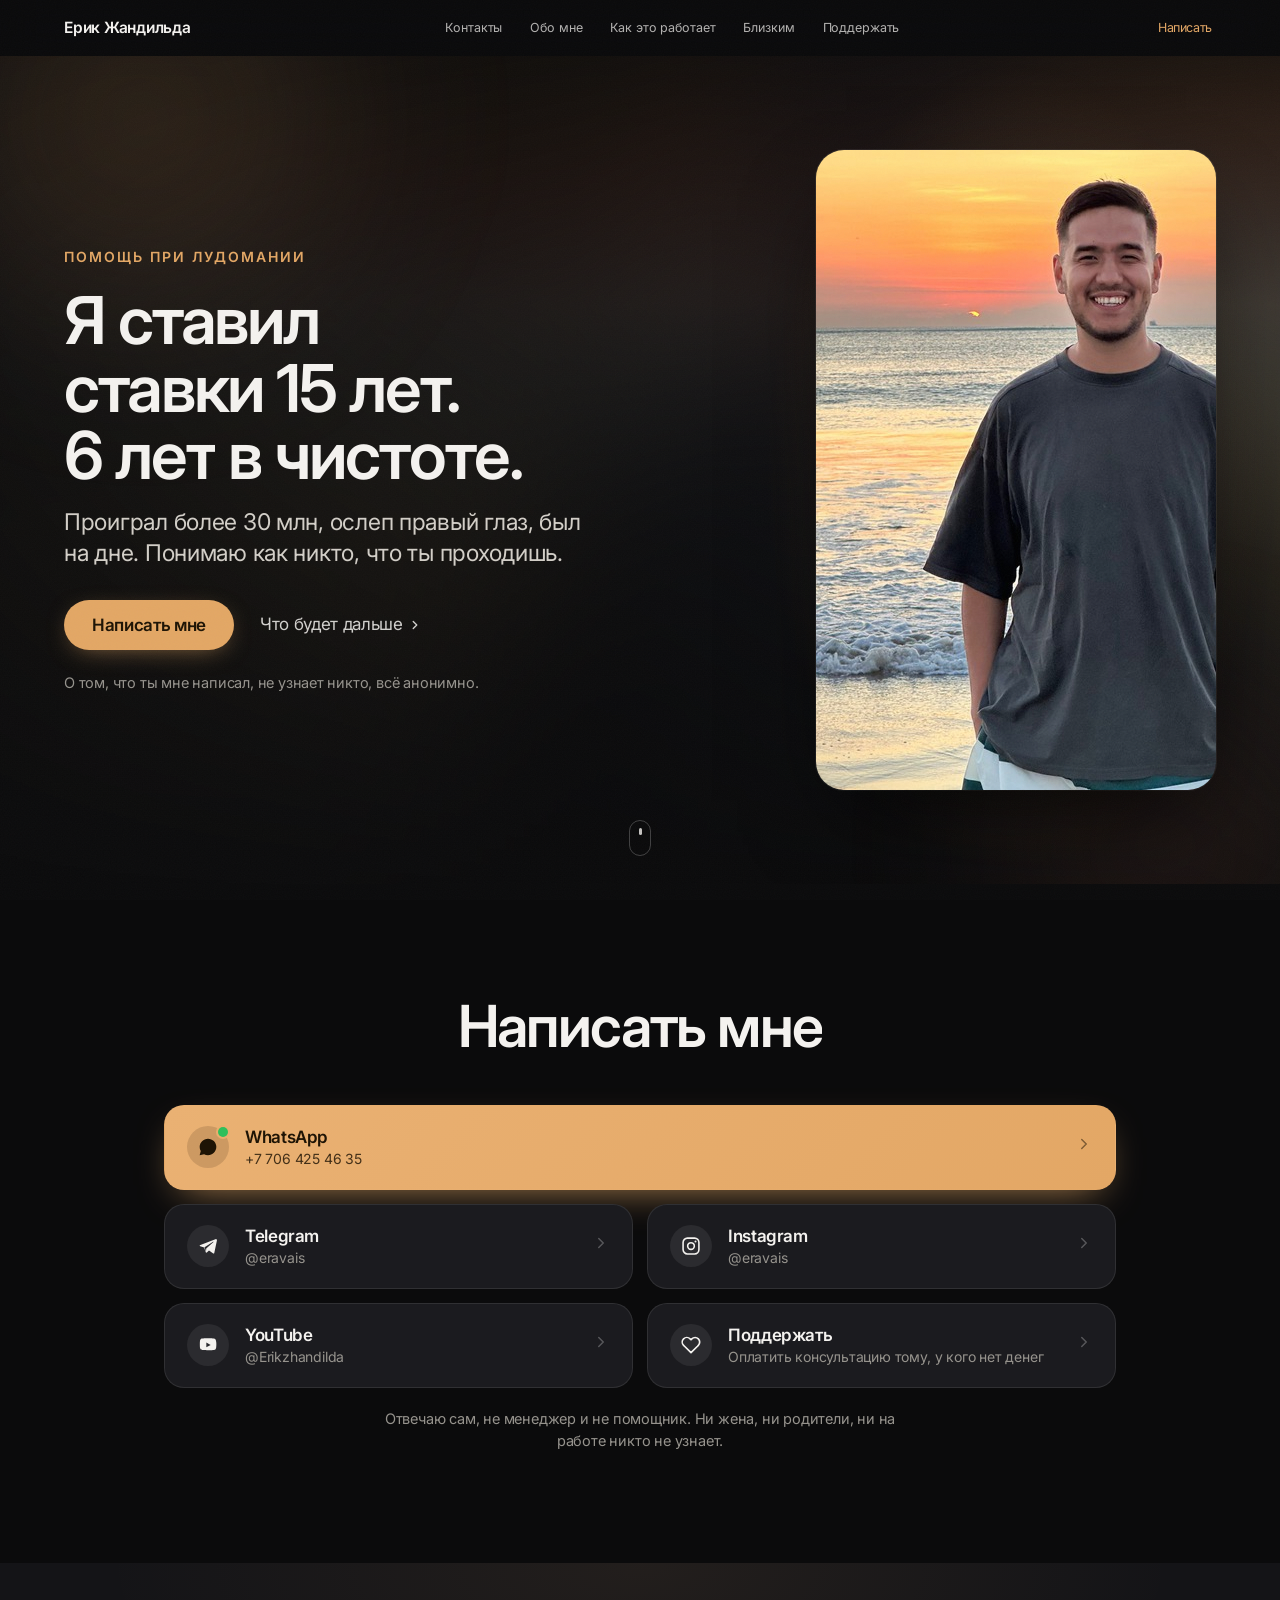
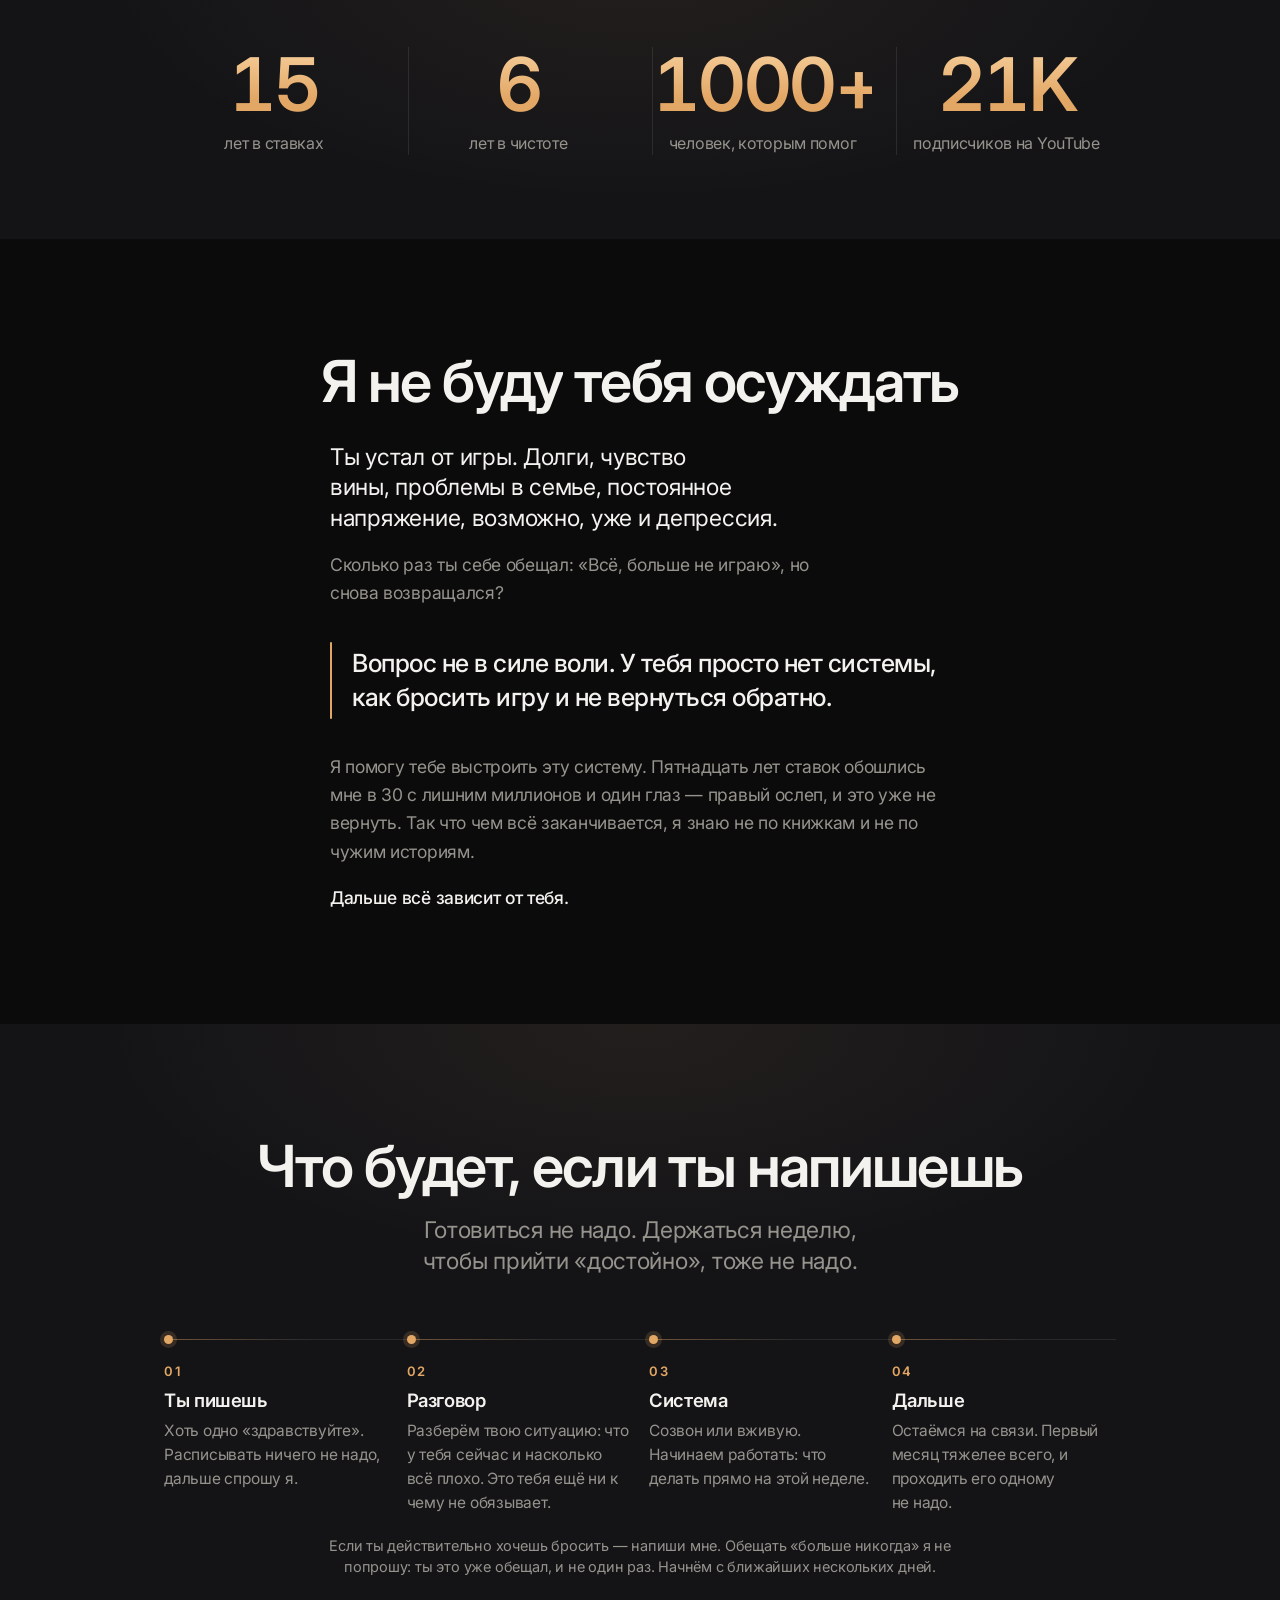
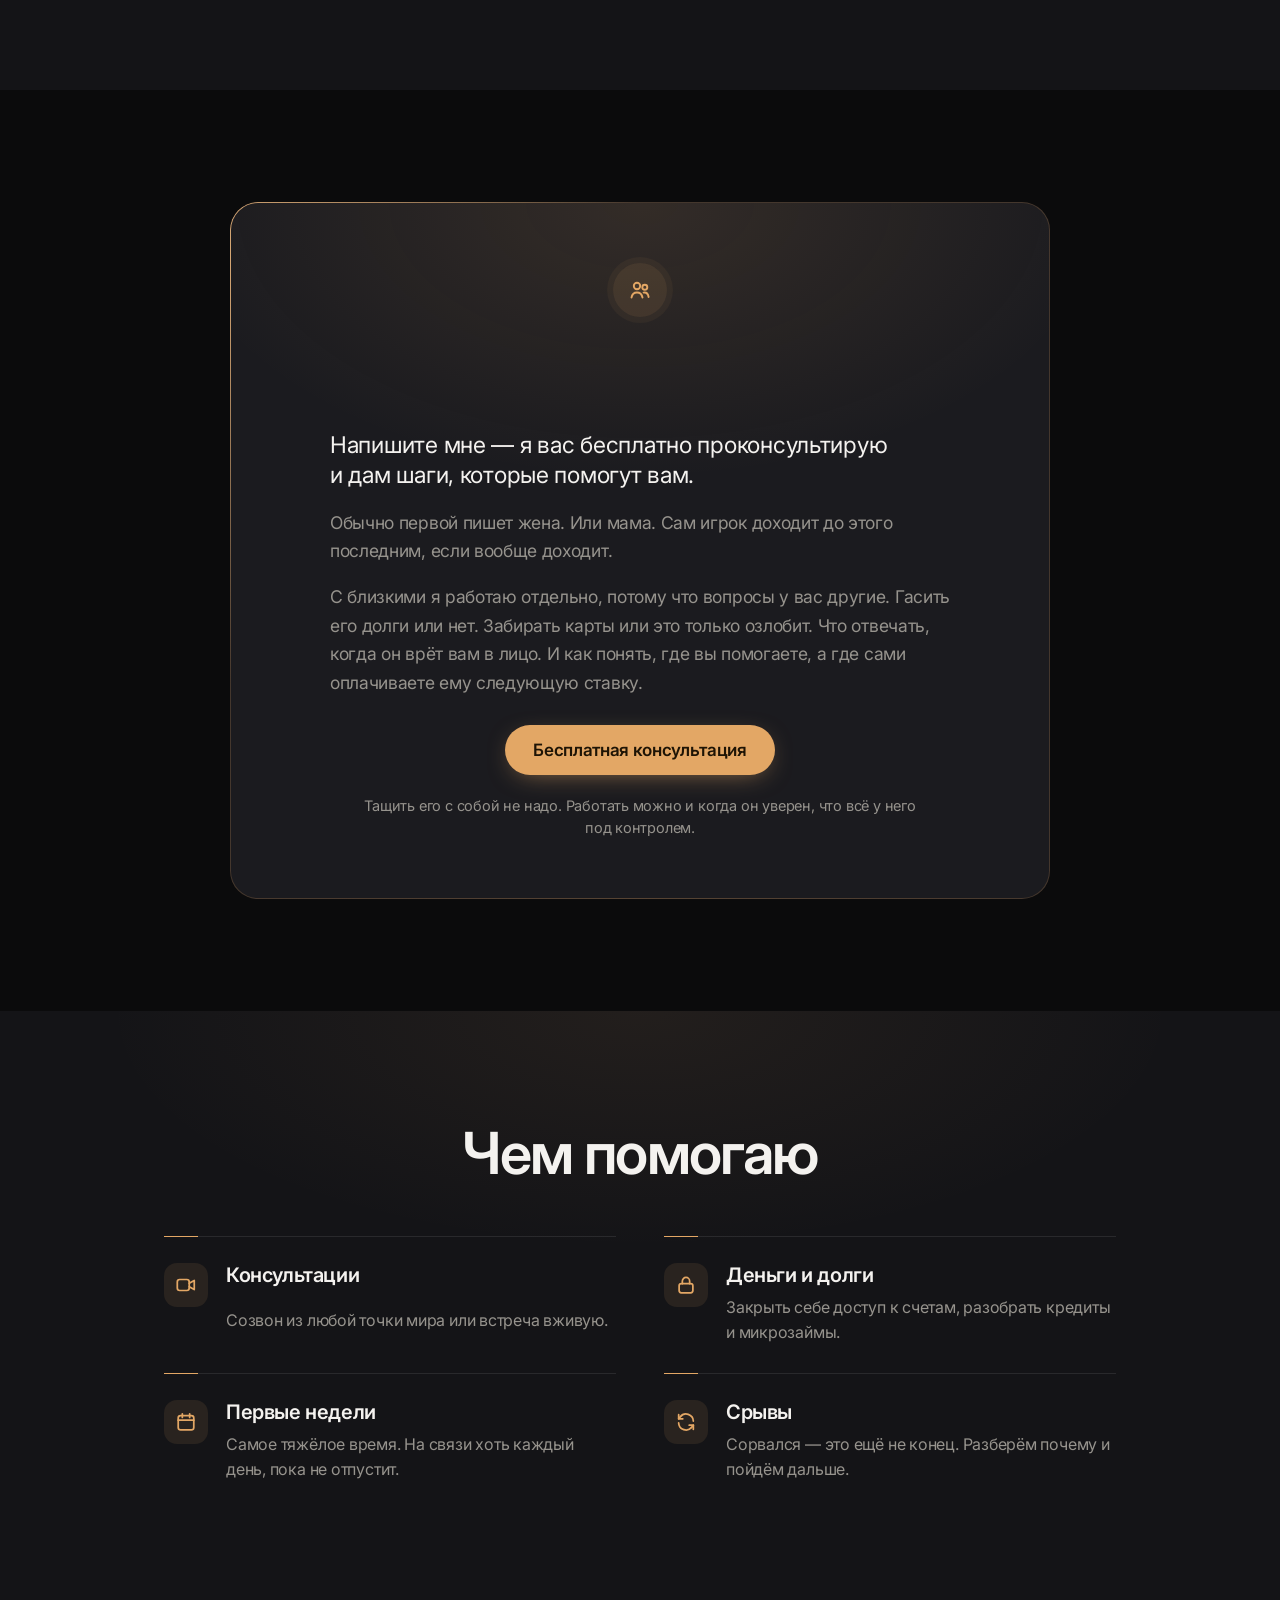
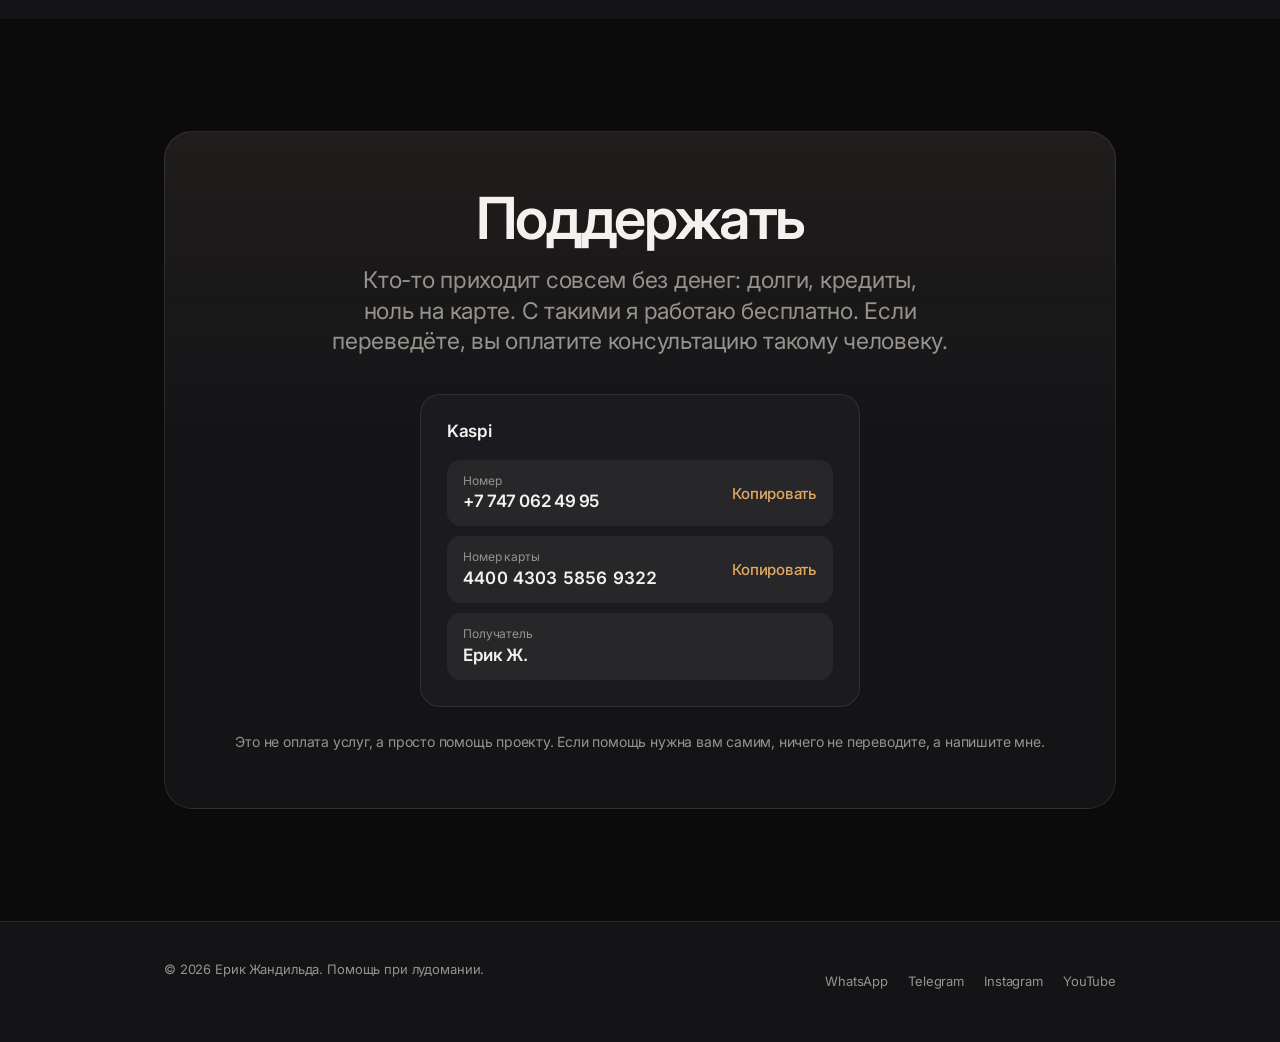
<file: index.html>
<!doctype html>
<html lang="ru">
<head>
<meta charset="utf-8">
<meta name="viewport" content="width=device-width, initial-scale=1">
<title>Ерик Жандильда — помощь при лудомании</title>
<meta name="description" content="Ставил ставки 15 лет, проиграл больше 30 миллионов, ослеп правый глаз. 6 лет в чистоте. Помогаю выстроить систему, чтобы бросить игру и не вернуться обратно.">
<meta name="theme-color" content="#000000">
<meta property="og:type" content="website">
<meta property="og:title" content="Ерик Жандильда — помощь при лудомании">
<meta property="og:description" content="Проиграл больше 30 миллионов, ослеп правый глаз, был на дне. 6 лет в чистоте. Помогаю бросить игру и не вернуться обратно.">
<meta property="og:image" content="https://erikogaa.github.io/eravais/erik.jpg">
<meta property="og:image:width" content="640">
<meta property="og:image:height" content="640">
<meta property="og:url" content="https://erikogaa.github.io/eravais/">
<meta name="twitter:card" content="summary_large_image">
<link rel="canonical" href="https://erikogaa.github.io/eravais/">
<meta property="og:locale" content="ru_RU">
<link rel="icon" href="data:image/svg+xml,%3Csvg xmlns='http://www.w3.org/2000/svg' viewBox='0 0 100 100'%3E%3Crect width='100' height='100' rx='26' fill='%23000'/%3E%3Cpath d='M27 53l16 16 31-38' stroke='%23e3a765' stroke-width='10' fill='none' stroke-linecap='round' stroke-linejoin='round'/%3E%3C/svg%3E">
<link rel="preconnect" href="https://fonts.googleapis.com">
<link rel="preconnect" href="https://fonts.gstatic.com" crossorigin>
<link href="https://fonts.googleapis.com/css2?family=Inter:wght@400;500;600;700&display=swap" rel="stylesheet">

<link rel="stylesheet" href="assets/style.css">
<script>document.documentElement.classList.add('js')</script>
<script src="config.js" defer></script>
<script src="assets/app.js" defer></script>
<!-- Контакты и реквизиты меняются в config.js -->
</head>
<body>

<div class="progress" aria-hidden="true"></div>

<nav>
  <div class="nav-in">
    <a href="#top" class="nav-brand" data-name>Ерик</a>
    <div class="nav-links">
      <a href="#links">Контакты</a>
      <a href="#about">Обо мне</a>
      <a href="#how">Как это работает</a>
      <a href="#family">Близким</a>
      <a href="#donate">Поддержать</a>
      <span class="nav-ind" aria-hidden="true"></span>
    </div>
    <a class="nav-cta" data-wa href="https://wa.me/77064254635" target="_blank" rel="noopener">Написать</a>
  </div>
</nav>

<!-- HERO -->
<div id="top" class="hero">
  <div class="hero-bg"><img id="heroBg" data-src="erik.jpg" alt="" aria-hidden="true"></div>
  <div class="hero-scrim"></div>
  <div class="aura" aria-hidden="true"><i></i><i></i></div>
  <div class="w hero-in">
    <div class="hero-text">
      <p class="eyebrow intro" style="--i:0">Помощь при лудомании</p>
      <h1>Я ставил ставки 15&nbsp;лет.<br>6 лет в чистоте.</h1>
      <p class="sub intro" style="--i:4">Проиграл более 30 млн, ослеп правый глаз, был на дне.
        Понимаю как никто, что ты проходишь.</p>
      <div class="cta-row intro" style="--i:5">
        <a class="pill" data-wa href="https://wa.me/77064254635" target="_blank" rel="noopener">Написать мне</a>
        <a class="tlink" href="#how">Что будет дальше <svg width="14" height="14" viewBox="0 0 24 24" fill="none" stroke="currentColor" stroke-width="2.4" stroke-linecap="round" stroke-linejoin="round"><path d="M9 6l6 6-6 6"/></svg></a>
      </div>
      <p class="note intro" style="--i:6">О том, что ты мне написал, не узнает никто, всё анонимно.</p>
    </div>
    <div class="hero-photo intro" style="--i:2">
      <div class="tilt">
        <img id="photo" data-src="erik.jpg" alt="" width="640" height="640" hidden>
        <div class="ph-note" id="photoPh">Положите фото рядом с <code>index.html</code> под именем <code>erik.jpg</code></div>
      </div>
    </div>
  </div>
  <span class="scroll-cue" aria-hidden="true"></span>
</div>

<!-- ССЫЛКИ -->
<section id="links" class="sec">
  <div class="w">
    <h2 class="center">Написать мне</h2>
    <div class="links">
      <a class="lk accent wide rv" data-wa href="https://wa.me/77064254635" target="_blank" rel="noopener">
        <span class="i"><svg width="20" height="20" viewBox="0 0 24 24" fill="currentColor"><path d="M12 2C6.5 2 2 6.5 2 12c0 1.8.5 3.4 1.3 4.9L2 22l5.3-1.4c1.4.8 3 1.2 4.7 1.2 5.5 0 10-4.5 10-10S17.5 2 12 2zm5.5 12.4c-.3-.2-1.8-.9-2-1-.3-.1-.5-.2-.7.1s-.8 1-1 1.2c-.2.2-.4.2-.7.1-1.7-.9-2.9-1.6-4-3.6-.3-.5.3-.5.9-1.6.1-.2 0-.4 0-.6s-.7-1.6-.9-2.2c-.2-.6-.5-.5-.7-.5h-.6c-.2 0-.6.1-.9.4-.3.3-1.2 1.2-1.2 2.8s1.2 3.3 1.4 3.5c.2.2 2.4 3.7 5.8 5.1 2.2.9 3 1 4 .9.6-.1 1.8-.8 2.1-1.5.3-.7.3-1.4.2-1.5-.1-.2-.3-.3-.6-.4z"/></svg></span>
        <span class="t"><b>WhatsApp</b><span data-phone-display>+7 706 425 46 35</span></span>
        <span class="a"><svg width="18" height="18" viewBox="0 0 24 24" fill="none" stroke="currentColor" stroke-width="2" stroke-linecap="round" stroke-linejoin="round"><path d="M9 6l6 6-6 6"/></svg></span>
      </a>

      <a class="lk rv" data-tg href="https://t.me/eravais" target="_blank" rel="noopener">
        <span class="i"><svg width="20" height="20" viewBox="0 0 24 24" fill="currentColor"><path d="M21.7 3.5 2.9 10.8c-1.1.4-1.1 1.1-.2 1.4l4.7 1.5 1.8 5.5c.2.6.4.8.8.8.4 0 .6-.2.9-.5l2.3-2.2 4.7 3.5c.9.5 1.5.2 1.7-.8l3.1-14.6c.3-1.2-.5-1.8-1-1.9zM7.9 13.4l10.1-6.4c.5-.3.9-.1.6.2l-8.7 7.8-.3 3.6-1.7-5.2z"/></svg></span>
        <span class="t"><b>Telegram</b><span data-tg-handle>@eravais</span></span>
        <span class="a"><svg width="18" height="18" viewBox="0 0 24 24" fill="none" stroke="currentColor" stroke-width="2" stroke-linecap="round" stroke-linejoin="round"><path d="M9 6l6 6-6 6"/></svg></span>
      </a>

      <a class="lk rv" data-ig href="https://instagram.com/eravais" target="_blank" rel="noopener">
        <span class="i"><svg width="20" height="20" viewBox="0 0 24 24" fill="none" stroke="currentColor" stroke-width="1.9"><rect x="2.5" y="2.5" width="19" height="19" rx="5.2"/><circle cx="12" cy="12" r="4"/><circle cx="17.4" cy="6.6" r="1.2" fill="currentColor" stroke="none"/></svg></span>
        <span class="t"><b>Instagram</b><span data-ig-handle>@eravais</span></span>
        <span class="a"><svg width="18" height="18" viewBox="0 0 24 24" fill="none" stroke="currentColor" stroke-width="2" stroke-linecap="round" stroke-linejoin="round"><path d="M9 6l6 6-6 6"/></svg></span>
      </a>

      <a class="lk rv" data-yt href="https://www.youtube.com/@Erikzhandilda" target="_blank" rel="noopener" hidden>
        <span class="i"><svg width="20" height="20" viewBox="0 0 24 24" fill="currentColor"><path d="M21.6 7.2s-.2-1.4-.8-2c-.8-.8-1.6-.8-2-.9C16 4 12 4 12 4s-4 0-6.8.3c-.4 0-1.2.1-2 .9-.6.6-.8 2-.8 2S2.2 8.8 2.2 10.4v1.5c0 1.6.2 3.2.2 3.2s.2 1.4.8 2c.8.8 1.8.8 2.2.9 1.6.1 6.8.2 6.8.2s4 0 6.8-.3c.4-.1 1.2-.1 2-.9.6-.6.8-2 .8-2s.2-1.6.2-3.2v-1.5c0-1.6-.4-3.1-.4-3.1zM10 14.6V9.1l5.2 2.8-5.2 2.7z"/></svg></span>
        <span class="t"><b>YouTube</b><span data-yt-handle>Подкасты и видео</span></span>
        <span class="a"><svg width="18" height="18" viewBox="0 0 24 24" fill="none" stroke="currentColor" stroke-width="2" stroke-linecap="round" stroke-linejoin="round"><path d="M9 6l6 6-6 6"/></svg></span>
      </a>

      <a class="lk rv" href="#donate">
        <span class="i"><svg width="20" height="20" viewBox="0 0 24 24" fill="none" stroke="currentColor" stroke-width="2" stroke-linecap="round" stroke-linejoin="round"><path d="M20.8 4.6a5.5 5.5 0 0 0-7.8 0L12 5.7l-1.1-1.1a5.5 5.5 0 0 0-7.8 7.8l1.1 1.1L12 21.2l7.8-7.7 1-1.1a5.5 5.5 0 0 0 0-7.8z"/></svg></span>
        <span class="t"><b>Поддержать</b><span>Оплатить консультацию тому, у кого нет денег</span></span>
        <span class="a"><svg width="18" height="18" viewBox="0 0 24 24" fill="none" stroke="currentColor" stroke-width="2" stroke-linecap="round" stroke-linejoin="round"><path d="M9 6l6 6-6 6"/></svg></span>
      </a>
    </div>
    <p class="note">Отвечаю сам, не менеджер и не помощник. Ни жена, ни родители, ни на работе никто не узнает.</p>
  </div>
</section>

<!-- ЦИФРЫ -->
<section class="sec gray stats-sec">
  <div class="w stats">
    <div class="stat rv"><b data-count="15">15</b><span>лет в ставках</span></div>
    <div class="stat rv"><b data-count="6">6</b><span>лет в чистоте</span></div>
    <div class="stat rv"><b data-count="1000" data-suffix="+">1000+</b><span>человек, которым помог</span></div>
    <div class="stat rv"><b data-count="21" data-suffix="K">21K</b><span>подписчиков на YouTube</span></div>
  </div>
</section>

<!-- ОБО МНЕ -->
<section id="about" class="sec">
  <div class="w center">
    <h2 class="narrow">Я не буду тебя осуждать</h2>
    <div class="prose">
    <p class="sub rv">
      Ты устал от игры. Долги, чувство вины, проблемы в семье, постоянное напряжение,
      возможно, уже и депрессия.
    </p>
    <p class="body dim rv">
      Сколько раз ты себе обещал: «Всё, больше не играю», но снова возвращался?
    </p>
    <p class="quote rv">
      Вопрос не в силе воли. У тебя просто нет системы, как бросить игру
      и не вернуться обратно.
    </p>
    <p class="body dim rv">
      Я помогу тебе выстроить эту систему. Пятнадцать лет ставок обошлись мне
      в 30 с лишним миллионов и один глаз — правый ослеп, и это уже не вернуть.
      Так что чем всё заканчивается, я знаю не по книжкам и не по чужим историям.
    </p>
    <p class="body strong rv">
      Дальше всё зависит от тебя.
    </p>
    </div>

  </div>
</section>

<!-- ЧТО БУДЕТ ДАЛЬШЕ -->
<section id="how" class="sec gray">
  <div class="w">
    <h2 class="center">Что будет, если ты напишешь</h2>
    <p class="sub dim narrow center" style="margin-top:18px">Готовиться не надо. Держаться неделю, чтобы прийти «достойно», тоже не надо.</p>
    <div class="steps">
      <div class="step rv"><b>01</b><h3>Ты пишешь</h3><p>Хоть одно «здравствуйте». Расписывать ничего не надо, дальше спрошу я.</p></div>
      <div class="step rv"><b>02</b><h3>Разговор</h3><p>Разберём твою ситуацию: что у тебя сейчас и насколько всё плохо. Это тебя ещё ни к чему не обязывает.</p></div>
      <div class="step rv"><b>03</b><h3>Система</h3><p>Созвон или вживую. Начинаем работать: что делать прямо на этой неделе.</p></div>
      <div class="step rv"><b>04</b><h3>Дальше</h3><p>Остаёмся на связи. Первый месяц тяжелее всего, и проходить его одному не надо.</p></div>
    </div>
    <p class="note" style="max-width:660px">Если ты действительно хочешь бросить — напиши мне.
      Обещать «больше никогда» я не попрошу: ты это уже обещал, и не один раз.
      Начнём с ближайших нескольких дней.</p>
  </div>
</section>

<!-- БЛИЗКИМ -->
<section id="family" class="sec">
  <div class="w center">
   <div class="fbox">
    <span class="fbadge" aria-hidden="true"><svg width="24" height="24" viewBox="0 0 24 24" fill="none" stroke="currentColor" stroke-width="1.9" stroke-linecap="round" stroke-linejoin="round"><circle cx="9" cy="8" r="3.2"/><path d="M3.5 19.5c.6-3.2 2.8-5 5.5-5s4.9 1.8 5.5 5"/><circle cx="16.8" cy="9.2" r="2.5"/><path d="M15.6 14.6c2.6-.4 4.5 1.2 5 4.4"/></svg></span>
    <h2 class="narrow">Если играет ваш близкий</h2>
    <div class="prose">
    <p class="sub rv">
      Напишите мне — я вас бесплатно проконсультирую и дам шаги, которые помогут вам.
    </p>
    <p class="body dim rv">
      Обычно первой пишет жена. Или мама. Сам игрок доходит до этого последним,
      если вообще доходит.
    </p>
    <p class="body dim rv">
      С близкими я работаю отдельно, потому что вопросы у вас другие. Гасить его долги или нет.
      Забирать карты или это только озлобит. Что отвечать, когда он врёт вам в лицо.
      И как понять, где вы помогаете, а где сами оплачиваете ему следующую ставку.
    </p>
    </div>

    <a class="pill" data-wa-family href="https://wa.me/77064254635" target="_blank" rel="noopener" style="margin-top:28px">Бесплатная консультация</a>
    <p class="note">Тащить его с собой не надо. Работать можно и когда он уверен, что всё у него под контролем.</p>
   </div>
  </div>
</section>

<!-- ЧЕМ ПОМОГАЮ -->
<section id="help" class="sec gray">
  <div class="w">
    <h2 class="center">Чем помогаю</h2>
    <div class="cards">
      <div class="card rv"><span class="ci" aria-hidden="true"><svg width="22" height="22" viewBox="0 0 24 24" fill="none" stroke="currentColor" stroke-width="1.9" stroke-linecap="round" stroke-linejoin="round"><rect x="2.5" y="6" width="13" height="12" rx="2.6"/><path d="M15.5 10.2 21 7v10l-5.5-3.2"/></svg></span><h3>Консультации</h3><p>Созвон из любой точки мира или встреча вживую.</p></div>
      <div class="card rv"><span class="ci" aria-hidden="true"><svg width="22" height="22" viewBox="0 0 24 24" fill="none" stroke="currentColor" stroke-width="1.9" stroke-linecap="round" stroke-linejoin="round"><rect x="4.5" y="10.5" width="15" height="10" rx="2.4"/><path d="M8 10.5V7.8a4 4 0 0 1 8 0v2.7"/></svg></span><h3>Деньги и долги</h3><p>Закрыть себе доступ к счетам, разобрать кредиты и микрозаймы.</p></div>
      <div class="card rv"><span class="ci" aria-hidden="true"><svg width="22" height="22" viewBox="0 0 24 24" fill="none" stroke="currentColor" stroke-width="1.9" stroke-linecap="round" stroke-linejoin="round"><rect x="3.5" y="5" width="17" height="15.5" rx="2.6"/><path d="M3.5 10h17M8 3v4M16 3v4"/></svg></span><h3>Первые недели</h3><p>Самое тяжёлое время. На связи хоть каждый день, пока не отпустит.</p></div>
      <div class="card rv"><span class="ci" aria-hidden="true"><svg width="22" height="22" viewBox="0 0 24 24" fill="none" stroke="currentColor" stroke-width="1.9" stroke-linecap="round" stroke-linejoin="round"><path d="M20 11a8 8 0 0 0-14.3-4.6L4 8.5"/><path d="M4 4v4.5h4.5"/><path d="M4 13a8 8 0 0 0 14.3 4.6l1.7-2.1"/><path d="M20 20v-4.5h-4.5"/></svg></span><h3>Срывы</h3><p>Сорвался — это ещё не конец. Разберём почему и пойдём дальше.</p></div>
    </div>
  </div>
</section>

<!-- ДОНАТЫ -->
<section id="donate" class="sec">
  <div class="w">
    <div class="dbox center">
      <h2>Поддержать</h2>
      <p class="sub dim narrow rv" style="margin-top:16px">
        Кто-то приходит совсем без денег: долги, кредиты, ноль на карте.
        С такими я работаю бесплатно. Если переведёте, вы оплатите консультацию такому человеку.
      </p>
      <div class="dgrid rv">
        <div class="dcard">
          <h3>Kaspi</h3>
          <div class="req">
            <span><span class="lbl">Номер</span><span class="val" data-kaspi-display>+7 747 062 49 95</span></span>
            <button class="copy" type="button" data-copy-kaspi aria-label="Скопировать номер Kaspi"><svg class="ok" viewBox="0 0 24 24" fill="none" stroke="currentColor" stroke-width="2.6" stroke-linecap="round" stroke-linejoin="round" aria-hidden="true"><path d="M5 12.5l4.5 4.5L19 7.5"/></svg><span>Копировать</span></button>
          </div>
          <div class="req">
            <span><span class="lbl">Номер карты</span><span class="val num" data-kaspi-card>4400 4303 5856 9322</span></span>
            <button class="copy" type="button" data-copy-card aria-label="Скопировать номер карты"><svg class="ok" viewBox="0 0 24 24" fill="none" stroke="currentColor" stroke-width="2.6" stroke-linecap="round" stroke-linejoin="round" aria-hidden="true"><path d="M5 12.5l4.5 4.5L19 7.5"/></svg><span>Копировать</span></button>
          </div>
          <div class="req last">
            <span><span class="lbl">Получатель</span><span class="val" data-kaspi-name>Ерик Ж.</span></span>
          </div>
        </div>
      </div>
      <p class="dnote">Это не оплата услуг, а просто помощь проекту. Если помощь нужна вам самим, ничего не переводите, а напишите мне.</p>
    </div>
  </div>
</section>

<footer>
  <div class="w foot">
    <span>© <span id="yr">2026</span> <span data-name>Ерик</span>. Помощь при лудомании.</span>
    <span class="foot-links">
      <a data-wa href="https://wa.me/77064254635">WhatsApp</a>
      <a data-tg href="https://t.me/eravais">Telegram</a>
      <a data-ig href="https://instagram.com/eravais" target="_blank" rel="noopener">Instagram</a>
      <a data-yt href="https://www.youtube.com/@Erikzhandilda" target="_blank" rel="noopener" hidden>YouTube</a>
    </span>
  </div>
</footer>

<div class="buybar"><a class="pill" data-wa href="https://wa.me/77064254635" target="_blank" rel="noopener">Написать в WhatsApp</a></div>

</body>
</html>
</file>
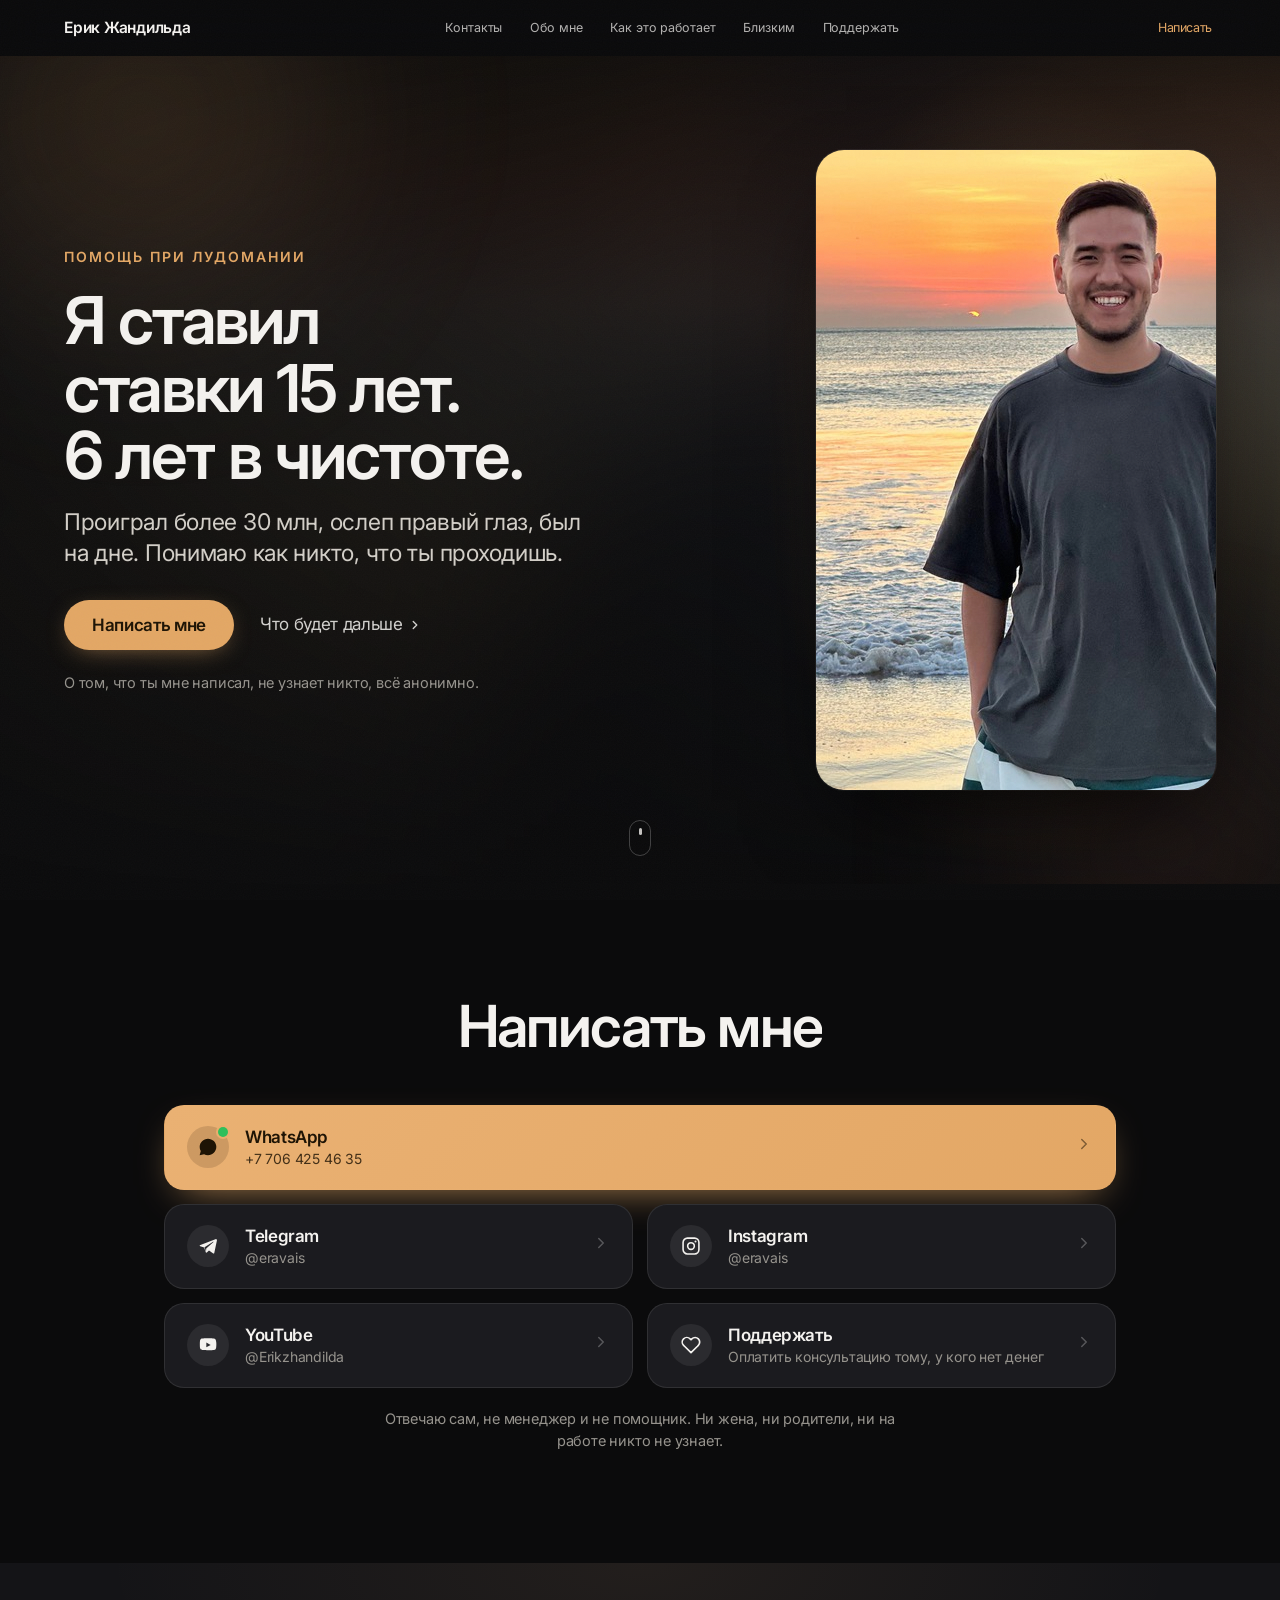
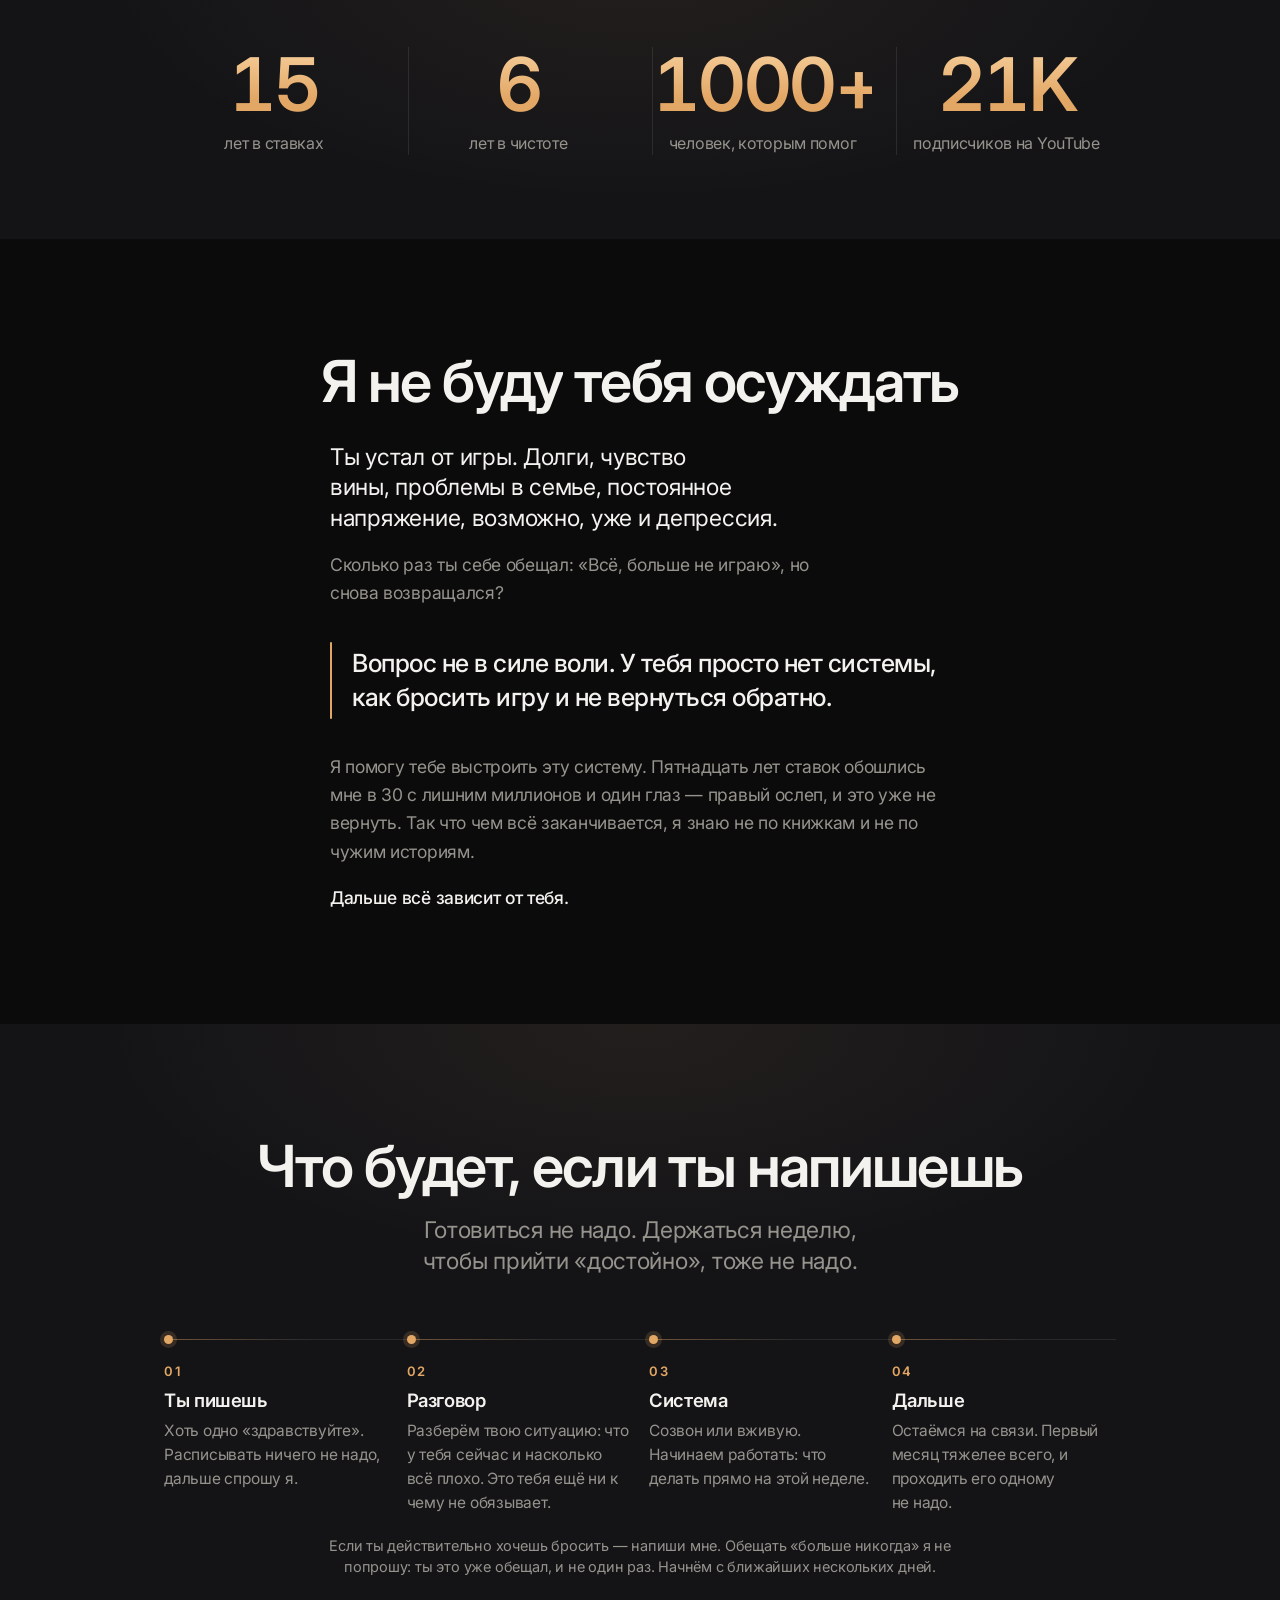
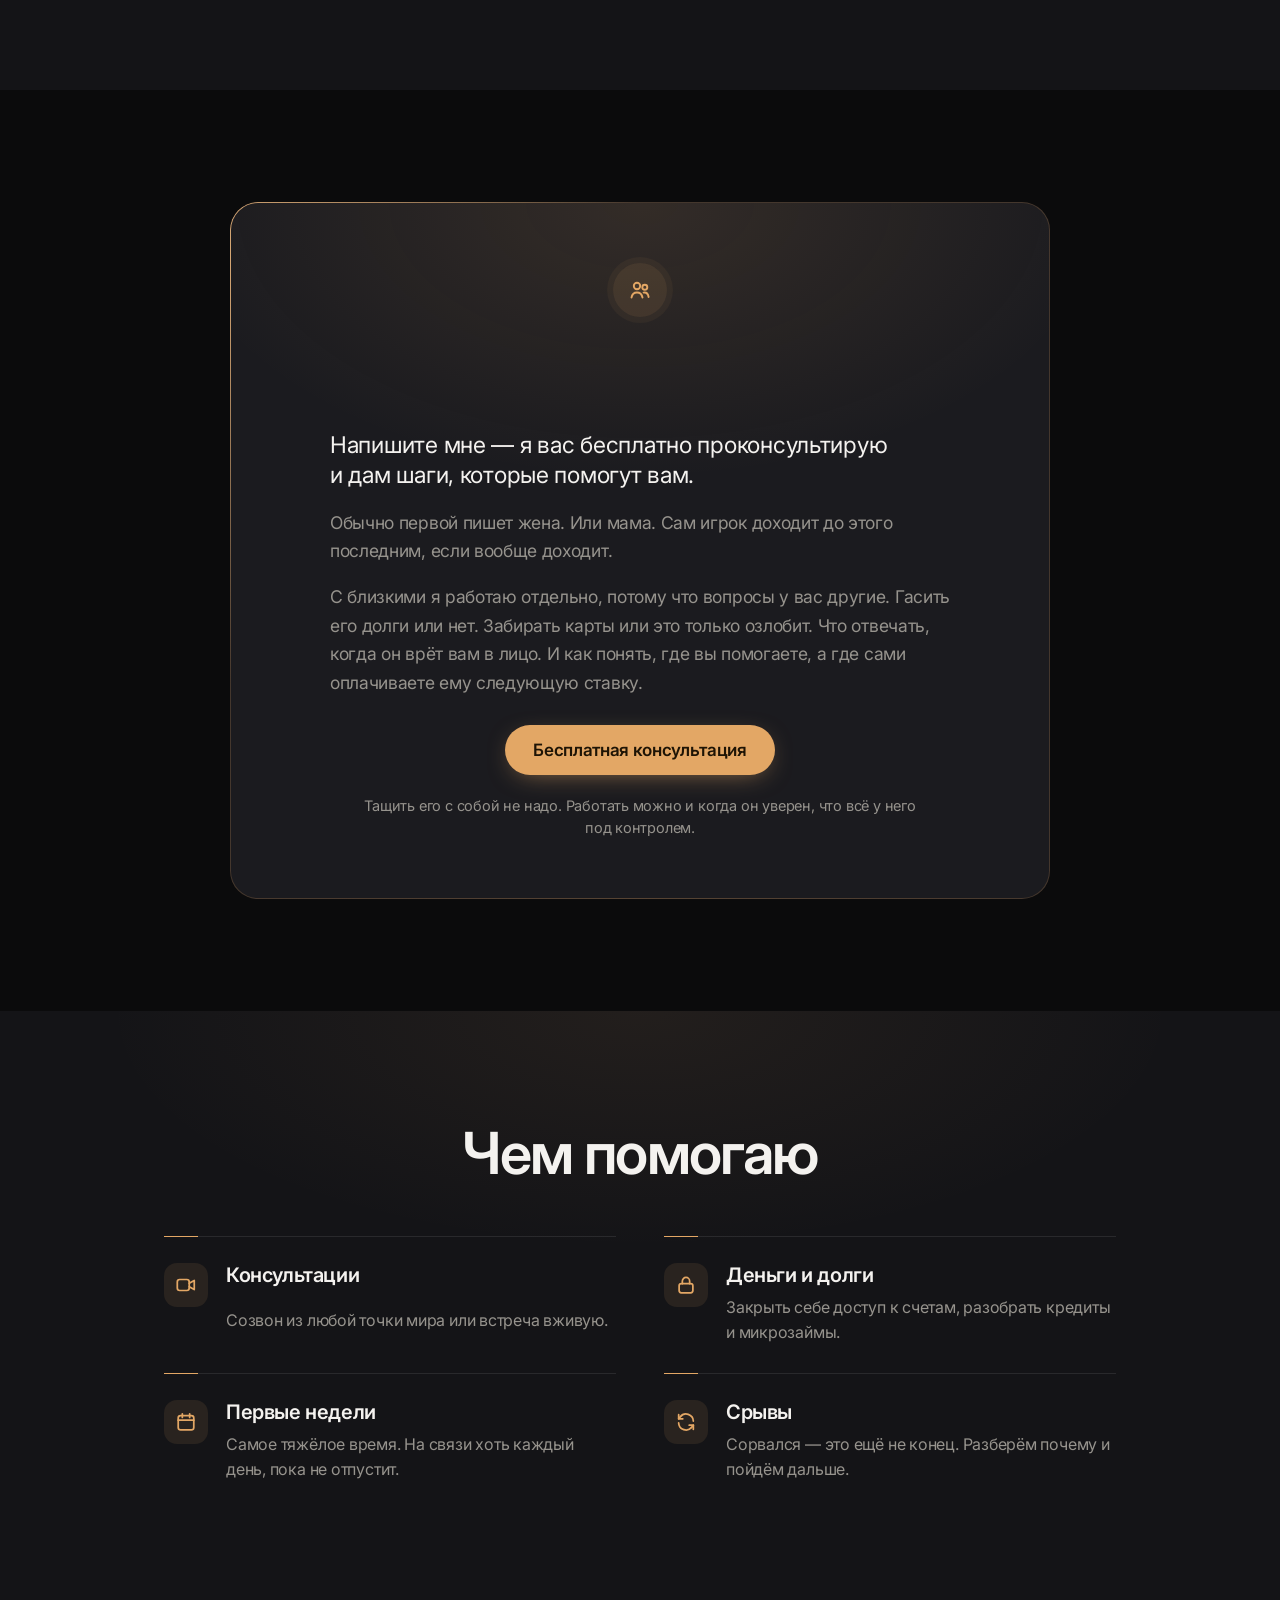
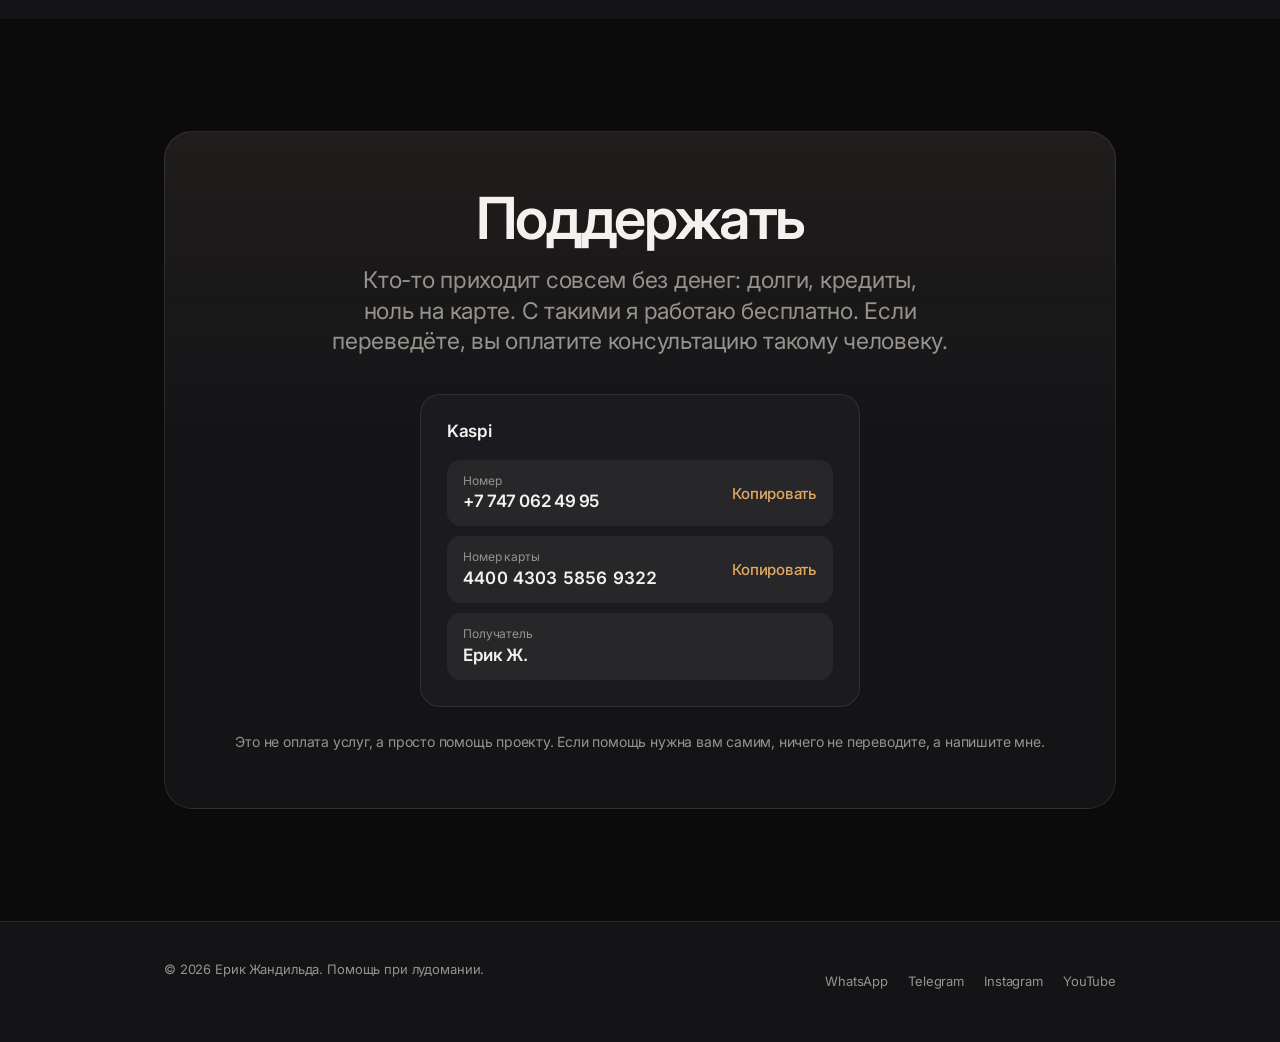
<file: public/index.html>
<!doctype html>
<html lang="ru">
<head>
<meta charset="utf-8">
<meta name="viewport" content="width=device-width, initial-scale=1">
<title>Ерик Жандильда — помощь при лудомании</title>
<meta name="description" content="Ставил ставки 15 лет, проиграл больше 30 миллионов, ослеп правый глаз. 6 лет в чистоте. Помогаю выстроить систему, чтобы бросить игру и не вернуться обратно.">
<meta name="theme-color" content="#000000">
<meta property="og:type" content="website">
<meta property="og:title" content="Ерик Жандильда — помощь при лудомании">
<meta property="og:description" content="Проиграл больше 30 миллионов, ослеп правый глаз, был на дне. 6 лет в чистоте. Помогаю бросить игру и не вернуться обратно.">
<meta property="og:image" content="https://eravais.pages.dev/erik.jpg">
<meta property="og:image:width" content="640">
<meta property="og:image:height" content="640">
<meta property="og:url" content="https://eravais.pages.dev/">
<meta name="twitter:card" content="summary_large_image">
<link rel="canonical" href="https://eravais.pages.dev/">
<meta property="og:locale" content="ru_RU">
<link rel="icon" href="data:image/svg+xml,%3Csvg xmlns='http://www.w3.org/2000/svg' viewBox='0 0 100 100'%3E%3Crect width='100' height='100' rx='26' fill='%23000'/%3E%3Cpath d='M27 53l16 16 31-38' stroke='%23e3a765' stroke-width='10' fill='none' stroke-linecap='round' stroke-linejoin='round'/%3E%3C/svg%3E">
<link rel="preconnect" href="https://fonts.googleapis.com">
<link rel="preconnect" href="https://fonts.gstatic.com" crossorigin>
<link href="https://fonts.googleapis.com/css2?family=Inter:wght@400;500;600;700&display=swap" rel="stylesheet">

<link rel="stylesheet" href="assets/style.css">
<script>document.documentElement.classList.add('js')</script>
<script src="config.js" defer></script>
<script src="assets/app.js" defer></script>
<!-- Контакты и реквизиты меняются в config.js -->
</head>
<body>

<div class="progress" aria-hidden="true"></div>

<nav>
  <div class="nav-in">
    <a href="#top" class="nav-brand" data-name>Ерик</a>
    <div class="nav-links">
      <a href="#links">Контакты</a>
      <a href="#about">Обо мне</a>
      <a href="#how">Как это работает</a>
      <a href="#family">Близким</a>
      <a href="#donate">Поддержать</a>
      <span class="nav-ind" aria-hidden="true"></span>
    </div>
    <a class="nav-cta" data-wa href="https://wa.me/77064254635" target="_blank" rel="noopener">Написать</a>
  </div>
</nav>

<!-- HERO -->
<div id="top" class="hero">
  <div class="hero-bg"><img id="heroBg" data-src="erik.jpg" alt="" aria-hidden="true"></div>
  <div class="hero-scrim"></div>
  <div class="aura" aria-hidden="true"><i></i><i></i></div>
  <div class="w hero-in">
    <div class="hero-text">
      <p class="eyebrow intro" style="--i:0">Помощь при лудомании</p>
      <h1>Я ставил ставки 15&nbsp;лет.<br>6 лет в чистоте.</h1>
      <p class="sub intro" style="--i:4">Проиграл более 30 млн, ослеп правый глаз, был на дне.
        Понимаю как никто, что ты проходишь.</p>
      <div class="cta-row intro" style="--i:5">
        <a class="pill" data-wa href="https://wa.me/77064254635" target="_blank" rel="noopener">Написать мне</a>
        <a class="tlink" href="#how">Что будет дальше <svg width="14" height="14" viewBox="0 0 24 24" fill="none" stroke="currentColor" stroke-width="2.4" stroke-linecap="round" stroke-linejoin="round"><path d="M9 6l6 6-6 6"/></svg></a>
      </div>
      <p class="note intro" style="--i:6">О том, что ты мне написал, не узнает никто, всё анонимно.</p>
    </div>
    <div class="hero-photo intro" style="--i:2">
      <div class="tilt">
        <img id="photo" data-src="erik.jpg" alt="" width="640" height="640" hidden>
        <div class="ph-note" id="photoPh">Положите фото рядом с <code>index.html</code> под именем <code>erik.jpg</code></div>
      </div>
    </div>
  </div>
  <span class="scroll-cue" aria-hidden="true"></span>
</div>

<!-- ССЫЛКИ -->
<section id="links" class="sec">
  <div class="w">
    <h2 class="center">Написать мне</h2>
    <div class="links">
      <a class="lk accent wide rv" data-wa href="https://wa.me/77064254635" target="_blank" rel="noopener">
        <span class="i"><svg width="20" height="20" viewBox="0 0 24 24" fill="currentColor"><path d="M12 2C6.5 2 2 6.5 2 12c0 1.8.5 3.4 1.3 4.9L2 22l5.3-1.4c1.4.8 3 1.2 4.7 1.2 5.5 0 10-4.5 10-10S17.5 2 12 2zm5.5 12.4c-.3-.2-1.8-.9-2-1-.3-.1-.5-.2-.7.1s-.8 1-1 1.2c-.2.2-.4.2-.7.1-1.7-.9-2.9-1.6-4-3.6-.3-.5.3-.5.9-1.6.1-.2 0-.4 0-.6s-.7-1.6-.9-2.2c-.2-.6-.5-.5-.7-.5h-.6c-.2 0-.6.1-.9.4-.3.3-1.2 1.2-1.2 2.8s1.2 3.3 1.4 3.5c.2.2 2.4 3.7 5.8 5.1 2.2.9 3 1 4 .9.6-.1 1.8-.8 2.1-1.5.3-.7.3-1.4.2-1.5-.1-.2-.3-.3-.6-.4z"/></svg></span>
        <span class="t"><b>WhatsApp</b><span data-phone-display>+7 706 425 46 35</span></span>
        <span class="a"><svg width="18" height="18" viewBox="0 0 24 24" fill="none" stroke="currentColor" stroke-width="2" stroke-linecap="round" stroke-linejoin="round"><path d="M9 6l6 6-6 6"/></svg></span>
      </a>

      <a class="lk rv" data-tg href="https://t.me/eravais" target="_blank" rel="noopener">
        <span class="i"><svg width="20" height="20" viewBox="0 0 24 24" fill="currentColor"><path d="M21.7 3.5 2.9 10.8c-1.1.4-1.1 1.1-.2 1.4l4.7 1.5 1.8 5.5c.2.6.4.8.8.8.4 0 .6-.2.9-.5l2.3-2.2 4.7 3.5c.9.5 1.5.2 1.7-.8l3.1-14.6c.3-1.2-.5-1.8-1-1.9zM7.9 13.4l10.1-6.4c.5-.3.9-.1.6.2l-8.7 7.8-.3 3.6-1.7-5.2z"/></svg></span>
        <span class="t"><b>Telegram</b><span data-tg-handle>@eravais</span></span>
        <span class="a"><svg width="18" height="18" viewBox="0 0 24 24" fill="none" stroke="currentColor" stroke-width="2" stroke-linecap="round" stroke-linejoin="round"><path d="M9 6l6 6-6 6"/></svg></span>
      </a>

      <a class="lk rv" data-ig href="https://instagram.com/eravais" target="_blank" rel="noopener">
        <span class="i"><svg width="20" height="20" viewBox="0 0 24 24" fill="none" stroke="currentColor" stroke-width="1.9"><rect x="2.5" y="2.5" width="19" height="19" rx="5.2"/><circle cx="12" cy="12" r="4"/><circle cx="17.4" cy="6.6" r="1.2" fill="currentColor" stroke="none"/></svg></span>
        <span class="t"><b>Instagram</b><span data-ig-handle>@eravais</span></span>
        <span class="a"><svg width="18" height="18" viewBox="0 0 24 24" fill="none" stroke="currentColor" stroke-width="2" stroke-linecap="round" stroke-linejoin="round"><path d="M9 6l6 6-6 6"/></svg></span>
      </a>

      <a class="lk rv" data-yt href="https://www.youtube.com/@Erikzhandilda" target="_blank" rel="noopener" hidden>
        <span class="i"><svg width="20" height="20" viewBox="0 0 24 24" fill="currentColor"><path d="M21.6 7.2s-.2-1.4-.8-2c-.8-.8-1.6-.8-2-.9C16 4 12 4 12 4s-4 0-6.8.3c-.4 0-1.2.1-2 .9-.6.6-.8 2-.8 2S2.2 8.8 2.2 10.4v1.5c0 1.6.2 3.2.2 3.2s.2 1.4.8 2c.8.8 1.8.8 2.2.9 1.6.1 6.8.2 6.8.2s4 0 6.8-.3c.4-.1 1.2-.1 2-.9.6-.6.8-2 .8-2s.2-1.6.2-3.2v-1.5c0-1.6-.4-3.1-.4-3.1zM10 14.6V9.1l5.2 2.8-5.2 2.7z"/></svg></span>
        <span class="t"><b>YouTube</b><span data-yt-handle>Подкасты и видео</span></span>
        <span class="a"><svg width="18" height="18" viewBox="0 0 24 24" fill="none" stroke="currentColor" stroke-width="2" stroke-linecap="round" stroke-linejoin="round"><path d="M9 6l6 6-6 6"/></svg></span>
      </a>

      <a class="lk rv" href="#donate">
        <span class="i"><svg width="20" height="20" viewBox="0 0 24 24" fill="none" stroke="currentColor" stroke-width="2" stroke-linecap="round" stroke-linejoin="round"><path d="M20.8 4.6a5.5 5.5 0 0 0-7.8 0L12 5.7l-1.1-1.1a5.5 5.5 0 0 0-7.8 7.8l1.1 1.1L12 21.2l7.8-7.7 1-1.1a5.5 5.5 0 0 0 0-7.8z"/></svg></span>
        <span class="t"><b>Поддержать</b><span>Оплатить консультацию тому, у кого нет денег</span></span>
        <span class="a"><svg width="18" height="18" viewBox="0 0 24 24" fill="none" stroke="currentColor" stroke-width="2" stroke-linecap="round" stroke-linejoin="round"><path d="M9 6l6 6-6 6"/></svg></span>
      </a>
    </div>
    <p class="note">Отвечаю сам, не менеджер и не помощник. Ни жена, ни родители, ни на работе никто не узнает.</p>
  </div>
</section>

<!-- ЦИФРЫ -->
<section class="sec gray stats-sec">
  <div class="w stats">
    <div class="stat rv"><b data-count="15">15</b><span>лет в ставках</span></div>
    <div class="stat rv"><b data-count="6">6</b><span>лет в чистоте</span></div>
    <div class="stat rv"><b data-count="1000" data-suffix="+">1000+</b><span>человек, которым помог</span></div>
    <div class="stat rv"><b data-count="21" data-suffix="K">21K</b><span>подписчиков на YouTube</span></div>
  </div>
</section>

<!-- ОБО МНЕ -->
<section id="about" class="sec">
  <div class="w center">
    <h2 class="narrow">Я не буду тебя осуждать</h2>
    <div class="prose">
    <p class="sub rv">
      Ты устал от игры. Долги, чувство вины, проблемы в семье, постоянное напряжение,
      возможно, уже и депрессия.
    </p>
    <p class="body dim rv">
      Сколько раз ты себе обещал: «Всё, больше не играю», но снова возвращался?
    </p>
    <p class="quote rv">
      Вопрос не в силе воли. У тебя просто нет системы, как бросить игру
      и не вернуться обратно.
    </p>
    <p class="body dim rv">
      Я помогу тебе выстроить эту систему. Пятнадцать лет ставок обошлись мне
      в 30 с лишним миллионов и один глаз — правый ослеп, и это уже не вернуть.
      Так что чем всё заканчивается, я знаю не по книжкам и не по чужим историям.
    </p>
    <p class="body strong rv">
      Дальше всё зависит от тебя.
    </p>
    </div>

  </div>
</section>

<!-- ЧТО БУДЕТ ДАЛЬШЕ -->
<section id="how" class="sec gray">
  <div class="w">
    <h2 class="center">Что будет, если ты напишешь</h2>
    <p class="sub dim narrow center" style="margin-top:18px">Готовиться не надо. Держаться неделю, чтобы прийти «достойно», тоже не надо.</p>
    <div class="steps">
      <div class="step rv"><b>01</b><h3>Ты пишешь</h3><p>Хоть одно «здравствуйте». Расписывать ничего не надо, дальше спрошу я.</p></div>
      <div class="step rv"><b>02</b><h3>Разговор</h3><p>Разберём твою ситуацию: что у тебя сейчас и насколько всё плохо. Это тебя ещё ни к чему не обязывает.</p></div>
      <div class="step rv"><b>03</b><h3>Система</h3><p>Созвон или вживую. Начинаем работать: что делать прямо на этой неделе.</p></div>
      <div class="step rv"><b>04</b><h3>Дальше</h3><p>Остаёмся на связи. Первый месяц тяжелее всего, и проходить его одному не надо.</p></div>
    </div>
    <p class="note" style="max-width:660px">Если ты действительно хочешь бросить — напиши мне.
      Обещать «больше никогда» я не попрошу: ты это уже обещал, и не один раз.
      Начнём с ближайших нескольких дней.</p>
  </div>
</section>

<!-- БЛИЗКИМ -->
<section id="family" class="sec">
  <div class="w center">
   <div class="fbox">
    <span class="fbadge" aria-hidden="true"><svg width="24" height="24" viewBox="0 0 24 24" fill="none" stroke="currentColor" stroke-width="1.9" stroke-linecap="round" stroke-linejoin="round"><circle cx="9" cy="8" r="3.2"/><path d="M3.5 19.5c.6-3.2 2.8-5 5.5-5s4.9 1.8 5.5 5"/><circle cx="16.8" cy="9.2" r="2.5"/><path d="M15.6 14.6c2.6-.4 4.5 1.2 5 4.4"/></svg></span>
    <h2 class="narrow">Если играет ваш близкий</h2>
    <div class="prose">
    <p class="sub rv">
      Напишите мне — я вас бесплатно проконсультирую и дам шаги, которые помогут вам.
    </p>
    <p class="body dim rv">
      Обычно первой пишет жена. Или мама. Сам игрок доходит до этого последним,
      если вообще доходит.
    </p>
    <p class="body dim rv">
      С близкими я работаю отдельно, потому что вопросы у вас другие. Гасить его долги или нет.
      Забирать карты или это только озлобит. Что отвечать, когда он врёт вам в лицо.
      И как понять, где вы помогаете, а где сами оплачиваете ему следующую ставку.
    </p>
    </div>

    <a class="pill" data-wa-family href="https://wa.me/77064254635" target="_blank" rel="noopener" style="margin-top:28px">Бесплатная консультация</a>
    <p class="note">Тащить его с собой не надо. Работать можно и когда он уверен, что всё у него под контролем.</p>
   </div>
  </div>
</section>

<!-- ЧЕМ ПОМОГАЮ -->
<section id="help" class="sec gray">
  <div class="w">
    <h2 class="center">Чем помогаю</h2>
    <div class="cards">
      <div class="card rv"><span class="ci" aria-hidden="true"><svg width="22" height="22" viewBox="0 0 24 24" fill="none" stroke="currentColor" stroke-width="1.9" stroke-linecap="round" stroke-linejoin="round"><rect x="2.5" y="6" width="13" height="12" rx="2.6"/><path d="M15.5 10.2 21 7v10l-5.5-3.2"/></svg></span><h3>Консультации</h3><p>Созвон из любой точки мира или встреча вживую.</p></div>
      <div class="card rv"><span class="ci" aria-hidden="true"><svg width="22" height="22" viewBox="0 0 24 24" fill="none" stroke="currentColor" stroke-width="1.9" stroke-linecap="round" stroke-linejoin="round"><rect x="4.5" y="10.5" width="15" height="10" rx="2.4"/><path d="M8 10.5V7.8a4 4 0 0 1 8 0v2.7"/></svg></span><h3>Деньги и долги</h3><p>Закрыть себе доступ к счетам, разобрать кредиты и микрозаймы.</p></div>
      <div class="card rv"><span class="ci" aria-hidden="true"><svg width="22" height="22" viewBox="0 0 24 24" fill="none" stroke="currentColor" stroke-width="1.9" stroke-linecap="round" stroke-linejoin="round"><rect x="3.5" y="5" width="17" height="15.5" rx="2.6"/><path d="M3.5 10h17M8 3v4M16 3v4"/></svg></span><h3>Первые недели</h3><p>Самое тяжёлое время. На связи хоть каждый день, пока не отпустит.</p></div>
      <div class="card rv"><span class="ci" aria-hidden="true"><svg width="22" height="22" viewBox="0 0 24 24" fill="none" stroke="currentColor" stroke-width="1.9" stroke-linecap="round" stroke-linejoin="round"><path d="M20 11a8 8 0 0 0-14.3-4.6L4 8.5"/><path d="M4 4v4.5h4.5"/><path d="M4 13a8 8 0 0 0 14.3 4.6l1.7-2.1"/><path d="M20 20v-4.5h-4.5"/></svg></span><h3>Срывы</h3><p>Сорвался — это ещё не конец. Разберём почему и пойдём дальше.</p></div>
    </div>
  </div>
</section>

<!-- ДОНАТЫ -->
<section id="donate" class="sec">
  <div class="w">
    <div class="dbox center">
      <h2>Поддержать</h2>
      <p class="sub dim narrow rv" style="margin-top:16px">
        Кто-то приходит совсем без денег: долги, кредиты, ноль на карте.
        С такими я работаю бесплатно. Если переведёте, вы оплатите консультацию такому человеку.
      </p>
      <div class="dgrid rv">
        <div class="dcard">
          <h3>Kaspi</h3>
          <div class="req">
            <span><span class="lbl">Номер</span><span class="val" data-kaspi-display>+7 747 062 49 95</span></span>
            <button class="copy" type="button" data-copy-kaspi aria-label="Скопировать номер Kaspi"><svg class="ok" viewBox="0 0 24 24" fill="none" stroke="currentColor" stroke-width="2.6" stroke-linecap="round" stroke-linejoin="round" aria-hidden="true"><path d="M5 12.5l4.5 4.5L19 7.5"/></svg><span>Копировать</span></button>
          </div>
          <div class="req">
            <span><span class="lbl">Номер карты</span><span class="val num" data-kaspi-card>4400 4303 5856 9322</span></span>
            <button class="copy" type="button" data-copy-card aria-label="Скопировать номер карты"><svg class="ok" viewBox="0 0 24 24" fill="none" stroke="currentColor" stroke-width="2.6" stroke-linecap="round" stroke-linejoin="round" aria-hidden="true"><path d="M5 12.5l4.5 4.5L19 7.5"/></svg><span>Копировать</span></button>
          </div>
          <div class="req last">
            <span><span class="lbl">Получатель</span><span class="val" data-kaspi-name>Ерик Ж.</span></span>
          </div>
        </div>
      </div>
      <p class="dnote">Это не оплата услуг, а просто помощь проекту. Если помощь нужна вам самим, ничего не переводите, а напишите мне.</p>
    </div>
  </div>
</section>

<footer>
  <div class="w foot">
    <span>© <span id="yr">2026</span> <span data-name>Ерик</span>. Помощь при лудомании.</span>
    <span class="foot-links">
      <a data-wa href="https://wa.me/77064254635">WhatsApp</a>
      <a data-tg href="https://t.me/eravais">Telegram</a>
      <a data-ig href="https://instagram.com/eravais" target="_blank" rel="noopener">Instagram</a>
      <a data-yt href="https://www.youtube.com/@Erikzhandilda" target="_blank" rel="noopener" hidden>YouTube</a>
    </span>
  </div>
</footer>

<div class="buybar"><a class="pill" data-wa href="https://wa.me/77064254635" target="_blank" rel="noopener">Написать в WhatsApp</a></div>

</body>
</html>
</file>
<file: assets/style.css>
/* ====================================================================
   Стили сайта. Цвета и размеры — в :root, дальше блоки по порядку
   секций на странице, анимации — в конце файла.
   ==================================================================== */

:root{
  --bg:#0b0b0c;            /* основной фон */
  --bg2:#141417;           /* фон чередующихся секций */
  --card:#1b1b1f;          /* карточки */
  --card2:#212126;         /* карточки на секции --bg2 */
  --fg:#f4f2ef;            /* текст */
  --fg2:#96938d;           /* второстепенный текст */
  --acc:#e3a765;           /* песочный акцент */
  --acc-hover:#f0bb81;
  --acc-ink:#1e1405;       /* текст на песочном */
  --line:rgba(255,255,255,.09);
  --ease:cubic-bezier(.22,.61,.28,1);
  --ease-out:cubic-bezier(.16,1,.3,1);
  --w:1000px;
}
*{box-sizing:border-box;margin:0;padding:0}
[hidden]{display:none!important}
html{-webkit-text-size-adjust:100%;scroll-behavior:smooth;scroll-padding-top:60px}
body{
  background:var(--bg);color:var(--fg);
  font-family:-apple-system,BlinkMacSystemFont,'SF Pro Display','SF Pro Text','Inter','Helvetica Neue',Helvetica,Arial,sans-serif;
  font-size:17px;line-height:1.5;letter-spacing:-.022em;
  -webkit-font-smoothing:antialiased;overflow-x:hidden;
}
img{max-width:100%;display:block}
a{color:inherit;text-decoration:none}
.w{width:100%;max-width:var(--w);margin:0 auto;padding:0 24px}
.sec{padding:112px 0;position:relative}
@media(max-width:734px){.sec{padding:74px 0}}
.gray{background:var(--bg2)}
/* тёплый свет сверху у чередующихся секций */
.gray::before{content:'';position:absolute;inset:0 0 auto;height:340px;pointer-events:none;
  background:radial-gradient(60% 100% at 50% 0%,rgba(227,167,101,.07),transparent 70%)}
.gray>*{position:relative}

/* зерно поверх всей страницы — убирает пластиковую плоскость тёмного фона */
body::after{content:'';position:fixed;inset:0;z-index:200;pointer-events:none;opacity:.028;
  background-image:url("data:image/svg+xml,%3Csvg xmlns='http://www.w3.org/2000/svg' width='140' height='140'%3E%3Cfilter id='n'%3E%3CfeTurbulence type='fractalNoise' baseFrequency='.85' numOctaves='3'/%3E%3C/filter%3E%3Crect width='100%25' height='100%25' filter='url(%23n)'/%3E%3C/svg%3E")}

/* --- полоса прогресса чтения --- */
.progress{position:fixed;top:0;left:0;right:0;height:2px;z-index:150;pointer-events:none;
  background:linear-gradient(90deg,var(--acc),#f6d2a4);transform-origin:0 50%;transform:scaleX(var(--p,0))}

/* --- навбар --- */
nav{position:sticky;top:0;z-index:100;height:56px;
  background:rgba(11,11,12,.6);backdrop-filter:saturate(180%) blur(22px);-webkit-backdrop-filter:saturate(180%) blur(22px);
  border-bottom:1px solid transparent;transition:background .3s,border-color .3s}
nav.solid{background:rgba(11,11,12,.86);border-bottom-color:var(--line)}
.nav-in{max-width:1200px;margin:0 auto;padding:0 24px;height:56px;display:flex;align-items:center;justify-content:space-between;gap:18px}
.nav-brand{font-size:15.5px;font-weight:600;letter-spacing:-.015em;color:var(--fg);display:inline-flex;align-items:center;height:56px}
.nav-links{display:flex;gap:28px;position:relative}
.nav-links a{font-size:12.5px;color:var(--fg);opacity:.72;letter-spacing:-.01em;display:inline-flex;align-items:center;height:56px;transition:opacity .2s}
.nav-links a:hover,.nav-links a.on{opacity:1}
/* бегунок под активным пунктом */
.nav-ind{position:absolute;bottom:12px;left:0;height:2px;border-radius:2px;background:var(--acc);
  width:var(--iw,0);transform:translateX(var(--ix,0));opacity:var(--io,0);
  transition:transform .45s var(--ease-out),width .45s var(--ease-out),opacity .3s}
@media(max-width:820px){.nav-links{display:none}}
.nav-cta{font-size:12.5px;color:var(--acc);display:inline-flex;align-items:center;height:56px;padding:0 4px}
.nav-cta:hover{color:var(--acc-hover)}
@media(max-width:820px){
  nav{position:absolute;top:0;left:0;right:0;background:transparent;
    backdrop-filter:none;-webkit-backdrop-filter:none;border-bottom:none}
  nav.solid{background:transparent;border-bottom-color:transparent}
  .nav-brand,.nav-cta{text-shadow:0 1px 14px rgba(0,0,0,.75)}
}

/* --- типографика --- */
.eyebrow{font-size:14px;font-weight:600;letter-spacing:.14em;text-transform:uppercase;color:var(--acc);margin-bottom:20px}
h1{font-size:clamp(40px,5.7vw,66px);line-height:1.02;font-weight:600;letter-spacing:-.032em}
h2{font-size:clamp(30px,5vw,58px);line-height:1.05;font-weight:600;letter-spacing:-.028em}
h3{font-size:20px;line-height:1.2;font-weight:600;letter-spacing:-.02em}
.sub{font-size:clamp(18px,2.1vw,23px);line-height:1.32;font-weight:400;letter-spacing:-.012em}
.body{font-size:17.5px;line-height:1.62;letter-spacing:-.018em}
.center{text-align:center}
h1,h2,h3,.sub{text-wrap:balance}
p{text-wrap:pretty}
::selection{background:rgba(227,167,101,.35)}
a:focus-visible,button:focus-visible{outline:2px solid var(--acc);outline-offset:3px;border-radius:12px}
.dim{color:var(--fg2)}
.narrow{max-width:660px;margin-left:auto;margin-right:auto}
/* длинные абзацы читаются слева, заголовки остаются по центру */
.prose{max-width:620px;margin:0 auto;text-align:left}
.prose p+p{margin-top:18px}
h2+.prose{margin-top:30px}

/* --- кнопки --- */
.pill{position:relative;overflow:hidden;isolation:isolate;display:inline-flex;align-items:center;justify-content:center;
  background:var(--acc);color:var(--acc-ink);border:none;cursor:pointer;font-family:inherit;
  font-size:17px;font-weight:600;letter-spacing:-.02em;line-height:1.18;
  padding:15px 28px;border-radius:980px;
  transition:background .25s,transform .35s var(--ease-out),box-shadow .25s;
  transform:translate(var(--mx,0),var(--my,0));
  box-shadow:0 6px 26px -10px rgba(227,167,101,.7)}
/* блик, который иногда пробегает по кнопке */
.pill::after{content:'';position:absolute;inset:0;z-index:-1;pointer-events:none;
  background:linear-gradient(110deg,transparent 35%,rgba(255,255,255,.55) 50%,transparent 65%);
  transform:translateX(-120%);animation:shine 6s var(--ease) 2.4s infinite}
.pill:hover{background:var(--acc-hover);box-shadow:0 12px 32px -10px rgba(227,167,101,.85)}
.pill:active{transform:translate(var(--mx,0),var(--my,0)) scale(.97)}
.tlink{font-size:17px;color:var(--fg);display:inline-flex;align-items:center;gap:6px;letter-spacing:-.02em;
  padding:14px 6px;margin:-14px -6px;opacity:.85;transition:opacity .2s}
.tlink:hover{opacity:1}
.tlink svg{transition:transform .25s var(--ease)}
.tlink:hover svg{transform:translateX(3px)}
.cta-row{display:flex;gap:12px 26px;flex-wrap:wrap;align-items:center}

/* ============ HERO ============ */
.hero{position:relative;isolation:isolate;overflow:hidden}
.hero-bg{position:absolute;inset:0;z-index:-2;transform:translate3d(0,var(--py,0),0)}
.hero-bg img{width:100%;height:100%;object-fit:cover;object-position:center 22%}
.hero-scrim{position:absolute;inset:0;z-index:-1}
.hero-in{position:relative;display:grid;align-items:center;gap:56px}
/* медленно плывущий тёплый свет */
.aura{position:absolute;inset:0;z-index:-1;pointer-events:none;overflow:hidden}
.aura i{position:absolute;border-radius:50%;filter:blur(60px);opacity:.55;mix-blend-mode:screen}
.aura i:nth-child(1){width:46vmax;height:46vmax;left:-12vmax;top:-18vmax;
  background:radial-gradient(closest-side,rgba(227,167,101,.28),transparent);animation:drift1 22s ease-in-out infinite alternate}
.aura i:nth-child(2){width:38vmax;height:38vmax;right:-10vmax;bottom:-16vmax;
  background:radial-gradient(closest-side,rgba(214,120,80,.2),transparent);animation:drift2 26s ease-in-out infinite alternate}

/* desktop: размытое фото создаёт свет, резкое стоит справа */
@media(min-width:821px){
  .hero{min-height:92vh;display:flex;align-items:center;padding:80px 0}
  .hero-bg img{filter:blur(70px) saturate(150%) brightness(.6);transform:scale(1.25)}
  .hero-scrim{background:
    linear-gradient(90deg,rgba(11,11,12,.94) 0%,rgba(11,11,12,.82) 45%,rgba(11,11,12,.5) 100%),
    linear-gradient(180deg,rgba(11,11,12,.7) 0%,transparent 30%,rgba(11,11,12,.95) 100%)}
  .hero .w{max-width:1200px}
  .hero-in{grid-template-columns:minmax(0,1fr) 400px;gap:48px}
  .hero-photo{position:relative;perspective:900px}
  .hero-photo::before{content:'';position:absolute;inset:-14%;z-index:-1;pointer-events:none;
    background:radial-gradient(closest-side,rgba(227,167,101,.2),transparent);animation:breathe 7s ease-in-out infinite}
  .tilt{position:relative;border-radius:28px;transform-style:preserve-3d;
    transform:rotateX(var(--rx,0deg)) rotateY(var(--ry,0deg));transition:transform .6s var(--ease-out)}
  .tilt.live{transition:transform .12s linear}
  .tilt img{width:100%;aspect-ratio:1/1;object-fit:cover;border-radius:28px;
    box-shadow:0 40px 90px -30px rgba(0,0,0,.9),0 0 0 1px rgba(255,255,255,.08)}
  /* блик, бегущий за курсором */
  .tilt::after{content:'';position:absolute;inset:0;border-radius:28px;pointer-events:none;opacity:var(--go,0);
    background:radial-gradient(circle at var(--gx,50%) var(--gy,50%),rgba(255,255,255,.18),transparent 55%);
    transition:opacity .4s}
  .hero-text{max-width:560px}
}
/* телефон: фото на весь экран, текст внизу поверх затемнения */
@media(max-width:820px){
  .hero{min-height:100svh;display:flex;align-items:flex-end;padding:0 0 104px}
  .hero-bg img{filter:brightness(.92);animation:kenburns 14s var(--ease-out) both}
  .hero-scrim{background:
    linear-gradient(180deg,rgba(11,11,12,.55) 0%,rgba(11,11,12,.06) 14%,rgba(11,11,12,.42) 30%,rgba(11,11,12,.88) 48%,rgba(11,11,12,.97) 62%,var(--bg) 86%)}
  .hero-text{text-shadow:0 1px 26px rgba(0,0,0,.6)}
  .hero .eyebrow{text-shadow:0 2px 10px rgba(0,0,0,.85),0 0 30px rgba(0,0,0,.7);margin-bottom:14px}
  .hero-in{grid-template-columns:1fr;gap:0}
  .hero-photo{display:none}
  .aura{display:none}
}
.hero h1{margin-bottom:18px}
.hero .sub{max-width:560px;margin-bottom:32px;color:#d3cfc8}
.hero .note{margin-top:22px;max-width:480px;text-align:left;margin-left:0}
@media(max-width:820px){.hero .note{margin-top:20px}}
.ph-note{border:1.5px dashed rgba(255,255,255,.22);border-radius:28px;aspect-ratio:1/1;
  display:flex;align-items:center;justify-content:center;text-align:center;padding:28px;color:var(--fg2);font-size:14px;line-height:1.5}
.ph-note code{background:rgba(255,255,255,.1);padding:2px 6px;border-radius:5px}
/* подсказка «листай вниз» */
.scroll-cue{position:absolute;left:50%;bottom:28px;width:22px;height:36px;margin-left:-11px;border-radius:12px;
  border:1.5px solid rgba(255,255,255,.28);opacity:.8;transition:opacity .4s}
.scroll-cue::after{content:'';position:absolute;left:50%;top:7px;width:3px;height:7px;margin-left:-1.5px;border-radius:2px;
  background:var(--fg);animation:cue 2.2s var(--ease) infinite}
.scrolled .scroll-cue{opacity:0}
@media(max-width:820px){.scroll-cue{display:none}}

/* мелкая подпись */
.note{font-size:14.5px;line-height:1.5;color:var(--fg2);letter-spacing:-.014em;max-width:560px;margin:20px auto 0;text-align:center}

/* --- сетка ссылок --- */
.links{display:grid;grid-template-columns:minmax(0,1fr) minmax(0,1fr);gap:14px;margin-top:48px}
@media(max-width:820px){.links{grid-template-columns:minmax(0,1fr);gap:11px;margin-top:36px}}
.lk{position:relative;overflow:hidden;isolation:isolate;display:flex;align-items:center;gap:16px;min-width:0;padding:20px 22px;border-radius:20px;
  background:var(--card);border:1px solid var(--line);
  transition:background .25s,border-color .25s,transform .35s var(--ease-out)}
/* пятно света под курсором */
.lk::before{content:'';position:absolute;inset:0;z-index:-1;pointer-events:none;opacity:0;transition:opacity .3s;
  background:radial-gradient(260px circle at var(--sx,50%) var(--sy,50%),rgba(227,167,101,.13),transparent 70%)}
.lk:hover::before{opacity:1}
.lk:hover{background:#222227;border-color:rgba(255,255,255,.17);transform:translateY(-3px)}
.lk:active{transform:translateY(0) scale(.99)}
.lk.wide{grid-column:1/-1}
.lk .i{flex:none;width:42px;height:42px;border-radius:50%;display:flex;align-items:center;justify-content:center;
  background:rgba(255,255,255,.07);color:var(--fg);transition:transform .45s var(--ease-out)}
.lk:hover .i{transform:scale(1.08) rotate(-6deg)}
.lk .t{min-width:0}
.lk .t b{display:block;font-size:17px;font-weight:600;letter-spacing:-.022em;line-height:1.3}
.lk .t span{display:block;font-size:14px;color:var(--fg2);letter-spacing:-.014em;line-height:1.35;margin-top:2px}
.lk .a{margin-left:auto;flex:none;color:rgba(255,255,255,.26);transition:transform .25s var(--ease),color .2s}
.lk:hover .a{color:var(--fg);transform:translateX(3px)}
.lk.accent{background:linear-gradient(135deg,#eab173,var(--acc));border-color:transparent;
  box-shadow:0 14px 40px -18px rgba(227,167,101,.85)}
.lk.accent::before{background:radial-gradient(260px circle at var(--sx,50%) var(--sy,50%),rgba(255,255,255,.35),transparent 70%)}
.lk.accent .t b{color:var(--acc-ink)}
.lk.accent .t span{color:rgba(30,20,5,.82)}
.lk.accent .a{color:rgba(30,20,5,.5)}
.lk.accent .i{background:rgba(30,20,5,.14);color:var(--acc-ink)}
.lk.accent:hover{background:linear-gradient(135deg,#f2bd85,#e8b073);box-shadow:0 20px 46px -18px rgba(227,167,101,.95)}
.lk.accent:hover .a{color:var(--acc-ink)}
/* живая точка «на связи» у WhatsApp */
.lk.accent .i{position:relative}
.lk.accent .i::after{content:'';position:absolute;top:1px;right:1px;width:10px;height:10px;border-radius:50%;
  background:#2fbf5b;box-shadow:0 0 0 2px #e9ae6f;animation:online 2.4s ease-out infinite}

/* --- цифры --- */
.stats{display:grid;grid-template-columns:repeat(4,minmax(0,1fr));gap:24px;text-align:center}
@media(max-width:900px){.stats{grid-template-columns:minmax(0,1fr) minmax(0,1fr);gap:46px 20px}}
.stat b{display:block;font-size:clamp(46px,7vw,74px);line-height:1;font-weight:600;letter-spacing:-.035em;
  margin-bottom:12px;font-variant-numeric:tabular-nums;
  background:linear-gradient(180deg,#f6cf9c,var(--acc) 70%);-webkit-background-clip:text;background-clip:text;color:transparent}
.stat span{font-size:16px;color:var(--fg2);letter-spacing:-.018em;line-height:1.35;display:block}
.sec.stats-sec{padding:84px 0}
@media(max-width:734px){.sec.stats-sec{padding:60px 0}}
@media(min-width:901px){.stat+.stat{border-left:1px solid var(--line)}}

/* --- обо мне: главная мысль вынесена --- */
.prose .quote{position:relative;margin:34px 0;padding:4px 0 4px 22px;
  font-size:clamp(20px,2.4vw,25px);line-height:1.38;font-weight:500;letter-spacing:-.02em;color:var(--fg)}
.prose .quote::before{content:'';position:absolute;left:0;top:0;bottom:0;width:2px;border-radius:2px;background:var(--acc);
  transform-origin:50% 0;transition:transform 1.1s var(--ease-out) .25s}
.js .prose .quote::before{transform:scaleY(0)}
.js .prose .quote.in::before{transform:none}
.prose .strong{color:var(--fg);font-weight:500}

/* --- карточки услуг: без рамок, с песочной чертой --- */
.cards{display:grid;grid-template-columns:minmax(0,1fr) minmax(0,1fr);gap:2px 48px;margin-top:52px}
@media(max-width:734px){.cards{grid-template-columns:minmax(0,1fr);gap:0;margin-top:36px}}
.card{padding:26px 0;border-top:1px solid var(--line);position:relative;
  display:grid;grid-template-columns:44px minmax(0,1fr);gap:0 18px;align-items:start}
.card .ci{grid-row:span 2;width:44px;height:44px;border-radius:13px;display:flex;align-items:center;justify-content:center;
  background:rgba(227,167,101,.1);color:var(--acc);transition:background .3s,transform .45s var(--ease-out)}
.card:hover .ci{background:rgba(227,167,101,.18);transform:translateY(-2px) scale(1.06)}
.card::before{content:'';position:absolute;top:-1px;left:0;width:34px;height:1px;background:var(--acc);
  transition:width .6s var(--ease-out)}
.card:hover::before{width:100%}
.card h3{margin-bottom:8px}
.card p{font-size:16px;color:var(--fg2);line-height:1.55;letter-spacing:-.014em}

/* --- шаги: линия времени, которая прорисовывается при прокрутке --- */
.steps{display:grid;grid-template-columns:repeat(4,minmax(0,1fr));gap:18px;margin-top:52px;text-align:left}
@media(max-width:900px){.steps{grid-template-columns:minmax(0,1fr) minmax(0,1fr);gap:34px 22px}}
@media(max-width:560px){.steps{grid-template-columns:minmax(0,1fr);gap:30px;margin-top:36px}}
.step{position:relative;padding-top:34px}
.step::before{content:'';position:absolute;top:11px;left:0;right:0;height:1px;
  background:linear-gradient(90deg,rgba(227,167,101,.45),var(--line) 60%);
  transform-origin:0 50%;transition:transform 1s var(--ease-out) calc(var(--d,0) * 1ms + 150ms)}
.js .step::before{transform:scaleX(0)}
.js .step.in::before{transform:none}
@media(min-width:901px){.step:not(:last-child)::before{right:-18px}}
.step::after{content:'';position:absolute;top:7px;left:0;width:9px;height:9px;border-radius:50%;
  background:var(--acc);box-shadow:0 0 0 4px rgba(227,167,101,.16)}
.step.in::after{animation:ping 2.8s ease-out calc(var(--d,0) * 1ms + 600ms) infinite}
.step b{display:block;font-size:13px;font-weight:600;color:var(--acc);letter-spacing:.12em;margin-bottom:8px}
.step h3{font-size:18.5px;margin-bottom:7px}
.step p{font-size:15.5px;color:var(--fg2);line-height:1.55;letter-spacing:-.014em}

/* --- близким: тёплая панель с медленно бегущей по рамке подсветкой --- */
@property --ang{syntax:'<angle>';initial-value:0deg;inherits:false}
.fbox{position:relative;max-width:820px;margin:0 auto;padding:60px 48px;border-radius:28px;
  background:radial-gradient(80% 55% at 50% 0%,rgba(227,167,101,.12),transparent 72%),var(--card);
  border:1px solid rgba(227,167,101,.2)}
.fbox::before{content:'';position:absolute;inset:-1px;border-radius:inherit;padding:1px;pointer-events:none;
  background:conic-gradient(from var(--ang),transparent 0 70%,rgba(240,187,129,.85) 85%,transparent 100%);
  -webkit-mask:linear-gradient(#000 0 0) content-box,linear-gradient(#000 0 0);
  -webkit-mask-composite:xor;mask-composite:exclude;animation:spin 9s linear infinite}
@media(max-width:734px){.fbox{padding:40px 22px;border-radius:22px}}
.fbadge{width:54px;height:54px;border-radius:50%;margin:0 auto 22px;display:flex;align-items:center;justify-content:center;
  background:rgba(227,167,101,.13);color:var(--acc);box-shadow:0 0 0 6px rgba(227,167,101,.05);animation:float 5s ease-in-out infinite}

/* --- донаты --- */
.dbox{background:linear-gradient(180deg,rgba(227,167,101,.06),transparent 45%),var(--bg2);
  border:1px solid var(--line);border-radius:28px;padding:56px 48px}
@media(max-width:734px){.dbox{padding:36px 22px;border-radius:22px}}
.dgrid{display:grid;grid-template-columns:minmax(0,1fr);gap:14px;align-items:start;margin:38px auto 0;max-width:440px;text-align:left}
.dcard{background:var(--card);border:1px solid var(--line);border-radius:20px;padding:26px}
.dcard h3{font-size:17px;margin-bottom:18px}
.req{display:flex;align-items:center;justify-content:space-between;gap:12px;flex-wrap:wrap;
  background:rgba(255,255,255,.05);border-radius:14px;padding:14px 16px;margin-bottom:10px;transition:background .25s}
.req:hover{background:rgba(255,255,255,.075)}
.req.last{margin-bottom:0}
.req>span{display:flex;flex-direction:column;gap:3px;min-width:0}
.req .lbl{font-size:12px;color:var(--fg2);letter-spacing:-.01em;line-height:1.2}
.req .val{font-size:17px;font-weight:600;letter-spacing:-.022em;word-break:break-word;line-height:1.25}
.req .val.num{font-variant-numeric:tabular-nums;letter-spacing:.01em}
@media(max-width:380px){.req .val.num{font-size:15.5px}}
.copy{display:inline-flex;align-items:center;gap:6px;background:none;border:none;color:var(--acc);font-size:15px;font-family:inherit;font-weight:500;
  cursor:pointer;padding:13px 8px;margin:-13px -8px -13px auto;white-space:nowrap;letter-spacing:-.016em;transition:color .2s}
.copy:hover{color:var(--acc-hover)}
.copy.done{color:#6ecb8c}
.copy svg{width:15px;height:15px}
.copy .ok path{stroke-dasharray:20;stroke-dashoffset:20}
.copy.done .ok path{animation:draw .45s var(--ease-out) forwards}
.dnote{margin-top:24px;font-size:14px;color:var(--fg2);line-height:1.5;letter-spacing:-.014em}

/* --- футер --- */
footer{background:var(--bg2);border-top:1px solid var(--line);padding:38px 0;font-size:13px;color:var(--fg2);line-height:1.5}
.foot{display:flex;justify-content:space-between;gap:6px 16px;flex-wrap:wrap;letter-spacing:-.01em}
.foot a{transition:color .2s}
.foot a:hover{color:var(--fg)}
.foot-links{display:flex;flex-wrap:wrap;gap:2px 20px}
.foot-links a{display:inline-flex;align-items:center;min-height:44px}

/* --- нижняя панель на телефоне: выезжает, когда первый экран пролистан --- */
.buybar{position:fixed;left:0;right:0;bottom:0;z-index:90;display:none;
  padding:12px 16px calc(12px + env(safe-area-inset-bottom));
  background:rgba(11,11,12,.78);backdrop-filter:saturate(180%) blur(22px);-webkit-backdrop-filter:saturate(180%) blur(22px);
  border-top:1px solid var(--line);transform:translateY(105%);transition:transform .5s var(--ease-out)}
.buybar .pill{width:100%}
.scrolled .buybar{transform:none}
@media(max-width:820px){.buybar{display:block}body{padding-bottom:84px}}

/* ====================================================================
   АНИМАЦИИ
   ==================================================================== */

/* появление первого экрана: элементы по очереди выплывают из размытия */
.intro{opacity:0;transform:translateY(22px);filter:blur(10px);
  animation:rise 1.1s var(--ease-out) forwards;animation-delay:calc(var(--i,0) * 110ms + 120ms)}
.hero-photo.intro{transform:scale(.94);animation-name:pop;animation-duration:1.4s}

/* слова заголовков выезжают снизу по одному (разбивка — в app.js) */
.split .wd{display:inline-block;overflow:hidden;vertical-align:top;padding-bottom:.08em;margin-bottom:-.08em}
.split .wd>span{display:inline-block;transform:translateY(105%);
  transition:transform .9s var(--ease-out);transition-delay:calc(var(--k,0) * 55ms)}
.split.in .wd>span,.hero h1.split .wd>span{transform:none}
.hero h1.split .wd>span{transform:translateY(105%);animation:wordup 1s var(--ease-out) forwards;
  animation-delay:calc(var(--k,0) * 70ms + 260ms)}

/* блоки при прокрутке: из размытия, по очереди внутри группы */
.js .rv{opacity:0;transform:translateY(28px);filter:blur(6px)}
.rv{transition:opacity .9s var(--ease-out),transform .9s var(--ease-out),filter .9s var(--ease-out);
  transition-delay:calc(var(--d,0) * 1ms)}
.js .rv.in{opacity:1;transform:none;filter:none}

@keyframes rise{to{opacity:1;transform:none;filter:none}}
@keyframes pop{to{opacity:1;transform:none;filter:none}}
@keyframes wordup{to{transform:none}}
@keyframes shine{0%{transform:translateX(-120%)}18%,100%{transform:translateX(120%)}}
@keyframes drift1{to{transform:translate(14vmax,10vmax) scale(1.15)}}
@keyframes drift2{to{transform:translate(-12vmax,-8vmax) scale(.9)}}
@keyframes breathe{0%,100%{opacity:.75;transform:scale(1)}50%{opacity:1;transform:scale(1.06)}}
@keyframes kenburns{from{transform:scale(1.12)}to{transform:scale(1)}}
@keyframes cue{0%{transform:translateY(0);opacity:0}25%{opacity:1}80%,100%{transform:translateY(12px);opacity:0}}
@keyframes online{0%{box-shadow:0 0 0 2px #e9ae6f,0 0 0 2px rgba(47,191,91,.6)}70%,100%{box-shadow:0 0 0 2px #e9ae6f,0 0 0 10px rgba(47,191,91,0)}}
@keyframes ping{0%{box-shadow:0 0 0 4px rgba(227,167,101,.16),0 0 0 4px rgba(227,167,101,.5)}70%,100%{box-shadow:0 0 0 4px rgba(227,167,101,.16),0 0 0 16px rgba(227,167,101,0)}}
@keyframes spin{to{--ang:360deg}}
@keyframes float{0%,100%{transform:translateY(0)}50%{transform:translateY(-5px)}}
@keyframes draw{to{stroke-dashoffset:0}}

/* кто попросил систему меньше анимаций — показываем всё сразу и без движения */
@media(prefers-reduced-motion:reduce){
  html{scroll-behavior:auto}
  *,*::before,*::after{animation:none!important;transition:none!important}
  .intro,.js .rv{opacity:1;transform:none;filter:none}
  .split .wd>span,.hero h1.split .wd>span{transform:none}
  .js .step::before,.js .prose .quote::before{transform:none}
  .copy .ok path{stroke-dashoffset:0}
  .progress,.aura,.scroll-cue{display:none}
  .pill{transform:none}
}
</file>
<file: public/assets/style.css>
/* ====================================================================
   Стили сайта. Цвета и размеры — в :root, дальше блоки по порядку
   секций на странице, анимации — в конце файла.
   ==================================================================== */

:root{
  --bg:#0b0b0c;            /* основной фон */
  --bg2:#141417;           /* фон чередующихся секций */
  --card:#1b1b1f;          /* карточки */
  --card2:#212126;         /* карточки на секции --bg2 */
  --fg:#f4f2ef;            /* текст */
  --fg2:#96938d;           /* второстепенный текст */
  --acc:#e3a765;           /* песочный акцент */
  --acc-hover:#f0bb81;
  --acc-ink:#1e1405;       /* текст на песочном */
  --line:rgba(255,255,255,.09);
  --ease:cubic-bezier(.22,.61,.28,1);
  --ease-out:cubic-bezier(.16,1,.3,1);
  --w:1000px;
}
*{box-sizing:border-box;margin:0;padding:0}
[hidden]{display:none!important}
html{-webkit-text-size-adjust:100%;scroll-behavior:smooth;scroll-padding-top:60px}
body{
  background:var(--bg);color:var(--fg);
  font-family:-apple-system,BlinkMacSystemFont,'SF Pro Display','SF Pro Text','Inter','Helvetica Neue',Helvetica,Arial,sans-serif;
  font-size:17px;line-height:1.5;letter-spacing:-.022em;
  -webkit-font-smoothing:antialiased;overflow-x:hidden;
}
img{max-width:100%;display:block}
a{color:inherit;text-decoration:none}
.w{width:100%;max-width:var(--w);margin:0 auto;padding:0 24px}
.sec{padding:112px 0;position:relative}
@media(max-width:734px){.sec{padding:74px 0}}
.gray{background:var(--bg2)}
/* тёплый свет сверху у чередующихся секций */
.gray::before{content:'';position:absolute;inset:0 0 auto;height:340px;pointer-events:none;
  background:radial-gradient(60% 100% at 50% 0%,rgba(227,167,101,.07),transparent 70%)}
.gray>*{position:relative}

/* зерно поверх всей страницы — убирает пластиковую плоскость тёмного фона */
body::after{content:'';position:fixed;inset:0;z-index:200;pointer-events:none;opacity:.028;
  background-image:url("data:image/svg+xml,%3Csvg xmlns='http://www.w3.org/2000/svg' width='140' height='140'%3E%3Cfilter id='n'%3E%3CfeTurbulence type='fractalNoise' baseFrequency='.85' numOctaves='3'/%3E%3C/filter%3E%3Crect width='100%25' height='100%25' filter='url(%23n)'/%3E%3C/svg%3E")}

/* --- полоса прогресса чтения --- */
.progress{position:fixed;top:0;left:0;right:0;height:2px;z-index:150;pointer-events:none;
  background:linear-gradient(90deg,var(--acc),#f6d2a4);transform-origin:0 50%;transform:scaleX(var(--p,0))}

/* --- навбар --- */
nav{position:sticky;top:0;z-index:100;height:56px;
  background:rgba(11,11,12,.6);backdrop-filter:saturate(180%) blur(22px);-webkit-backdrop-filter:saturate(180%) blur(22px);
  border-bottom:1px solid transparent;transition:background .3s,border-color .3s}
nav.solid{background:rgba(11,11,12,.86);border-bottom-color:var(--line)}
.nav-in{max-width:1200px;margin:0 auto;padding:0 24px;height:56px;display:flex;align-items:center;justify-content:space-between;gap:18px}
.nav-brand{font-size:15.5px;font-weight:600;letter-spacing:-.015em;color:var(--fg);display:inline-flex;align-items:center;height:56px}
.nav-links{display:flex;gap:28px;position:relative}
.nav-links a{font-size:12.5px;color:var(--fg);opacity:.72;letter-spacing:-.01em;display:inline-flex;align-items:center;height:56px;transition:opacity .2s}
.nav-links a:hover,.nav-links a.on{opacity:1}
/* бегунок под активным пунктом */
.nav-ind{position:absolute;bottom:12px;left:0;height:2px;border-radius:2px;background:var(--acc);
  width:var(--iw,0);transform:translateX(var(--ix,0));opacity:var(--io,0);
  transition:transform .45s var(--ease-out),width .45s var(--ease-out),opacity .3s}
@media(max-width:820px){.nav-links{display:none}}
.nav-cta{font-size:12.5px;color:var(--acc);display:inline-flex;align-items:center;height:56px;padding:0 4px}
.nav-cta:hover{color:var(--acc-hover)}
@media(max-width:820px){
  nav{position:absolute;top:0;left:0;right:0;background:transparent;
    backdrop-filter:none;-webkit-backdrop-filter:none;border-bottom:none}
  nav.solid{background:transparent;border-bottom-color:transparent}
  .nav-brand,.nav-cta{text-shadow:0 1px 14px rgba(0,0,0,.75)}
}

/* --- типографика --- */
.eyebrow{font-size:14px;font-weight:600;letter-spacing:.14em;text-transform:uppercase;color:var(--acc);margin-bottom:20px}
h1{font-size:clamp(40px,5.7vw,66px);line-height:1.02;font-weight:600;letter-spacing:-.032em}
h2{font-size:clamp(30px,5vw,58px);line-height:1.05;font-weight:600;letter-spacing:-.028em}
h3{font-size:20px;line-height:1.2;font-weight:600;letter-spacing:-.02em}
.sub{font-size:clamp(18px,2.1vw,23px);line-height:1.32;font-weight:400;letter-spacing:-.012em}
.body{font-size:17.5px;line-height:1.62;letter-spacing:-.018em}
.center{text-align:center}
h1,h2,h3,.sub{text-wrap:balance}
p{text-wrap:pretty}
::selection{background:rgba(227,167,101,.35)}
a:focus-visible,button:focus-visible{outline:2px solid var(--acc);outline-offset:3px;border-radius:12px}
.dim{color:var(--fg2)}
.narrow{max-width:660px;margin-left:auto;margin-right:auto}
/* длинные абзацы читаются слева, заголовки остаются по центру */
.prose{max-width:620px;margin:0 auto;text-align:left}
.prose p+p{margin-top:18px}
h2+.prose{margin-top:30px}

/* --- кнопки --- */
.pill{position:relative;overflow:hidden;isolation:isolate;display:inline-flex;align-items:center;justify-content:center;
  background:var(--acc);color:var(--acc-ink);border:none;cursor:pointer;font-family:inherit;
  font-size:17px;font-weight:600;letter-spacing:-.02em;line-height:1.18;
  padding:15px 28px;border-radius:980px;
  transition:background .25s,transform .35s var(--ease-out),box-shadow .25s;
  transform:translate(var(--mx,0),var(--my,0));
  box-shadow:0 6px 26px -10px rgba(227,167,101,.7)}
/* блик, который иногда пробегает по кнопке */
.pill::after{content:'';position:absolute;inset:0;z-index:-1;pointer-events:none;
  background:linear-gradient(110deg,transparent 35%,rgba(255,255,255,.55) 50%,transparent 65%);
  transform:translateX(-120%);animation:shine 6s var(--ease) 2.4s infinite}
.pill:hover{background:var(--acc-hover);box-shadow:0 12px 32px -10px rgba(227,167,101,.85)}
.pill:active{transform:translate(var(--mx,0),var(--my,0)) scale(.97)}
.tlink{font-size:17px;color:var(--fg);display:inline-flex;align-items:center;gap:6px;letter-spacing:-.02em;
  padding:14px 6px;margin:-14px -6px;opacity:.85;transition:opacity .2s}
.tlink:hover{opacity:1}
.tlink svg{transition:transform .25s var(--ease)}
.tlink:hover svg{transform:translateX(3px)}
.cta-row{display:flex;gap:12px 26px;flex-wrap:wrap;align-items:center}

/* ============ HERO ============ */
.hero{position:relative;isolation:isolate;overflow:hidden}
.hero-bg{position:absolute;inset:0;z-index:-2;transform:translate3d(0,var(--py,0),0)}
.hero-bg img{width:100%;height:100%;object-fit:cover;object-position:center 22%}
.hero-scrim{position:absolute;inset:0;z-index:-1}
.hero-in{position:relative;display:grid;align-items:center;gap:56px}
/* медленно плывущий тёплый свет */
.aura{position:absolute;inset:0;z-index:-1;pointer-events:none;overflow:hidden}
.aura i{position:absolute;border-radius:50%;filter:blur(60px);opacity:.55;mix-blend-mode:screen}
.aura i:nth-child(1){width:46vmax;height:46vmax;left:-12vmax;top:-18vmax;
  background:radial-gradient(closest-side,rgba(227,167,101,.28),transparent);animation:drift1 22s ease-in-out infinite alternate}
.aura i:nth-child(2){width:38vmax;height:38vmax;right:-10vmax;bottom:-16vmax;
  background:radial-gradient(closest-side,rgba(214,120,80,.2),transparent);animation:drift2 26s ease-in-out infinite alternate}

/* desktop: размытое фото создаёт свет, резкое стоит справа */
@media(min-width:821px){
  .hero{min-height:92vh;display:flex;align-items:center;padding:80px 0}
  .hero-bg img{filter:blur(70px) saturate(150%) brightness(.6);transform:scale(1.25)}
  .hero-scrim{background:
    linear-gradient(90deg,rgba(11,11,12,.94) 0%,rgba(11,11,12,.82) 45%,rgba(11,11,12,.5) 100%),
    linear-gradient(180deg,rgba(11,11,12,.7) 0%,transparent 30%,rgba(11,11,12,.95) 100%)}
  .hero .w{max-width:1200px}
  .hero-in{grid-template-columns:minmax(0,1fr) 400px;gap:48px}
  .hero-photo{position:relative;perspective:900px}
  .hero-photo::before{content:'';position:absolute;inset:-14%;z-index:-1;pointer-events:none;
    background:radial-gradient(closest-side,rgba(227,167,101,.2),transparent);animation:breathe 7s ease-in-out infinite}
  .tilt{position:relative;border-radius:28px;transform-style:preserve-3d;
    transform:rotateX(var(--rx,0deg)) rotateY(var(--ry,0deg));transition:transform .6s var(--ease-out)}
  .tilt.live{transition:transform .12s linear}
  .tilt img{width:100%;aspect-ratio:1/1;object-fit:cover;border-radius:28px;
    box-shadow:0 40px 90px -30px rgba(0,0,0,.9),0 0 0 1px rgba(255,255,255,.08)}
  /* блик, бегущий за курсором */
  .tilt::after{content:'';position:absolute;inset:0;border-radius:28px;pointer-events:none;opacity:var(--go,0);
    background:radial-gradient(circle at var(--gx,50%) var(--gy,50%),rgba(255,255,255,.18),transparent 55%);
    transition:opacity .4s}
  .hero-text{max-width:560px}
}
/* телефон: фото на весь экран, текст внизу поверх затемнения */
@media(max-width:820px){
  .hero{min-height:100svh;display:flex;align-items:flex-end;padding:0 0 104px}
  .hero-bg img{filter:brightness(.92);animation:kenburns 14s var(--ease-out) both}
  .hero-scrim{background:
    linear-gradient(180deg,rgba(11,11,12,.55) 0%,rgba(11,11,12,.06) 14%,rgba(11,11,12,.42) 30%,rgba(11,11,12,.88) 48%,rgba(11,11,12,.97) 62%,var(--bg) 86%)}
  .hero-text{text-shadow:0 1px 26px rgba(0,0,0,.6)}
  .hero .eyebrow{text-shadow:0 2px 10px rgba(0,0,0,.85),0 0 30px rgba(0,0,0,.7);margin-bottom:14px}
  .hero-in{grid-template-columns:1fr;gap:0}
  .hero-photo{display:none}
  .aura{display:none}
}
.hero h1{margin-bottom:18px}
.hero .sub{max-width:560px;margin-bottom:32px;color:#d3cfc8}
.hero .note{margin-top:22px;max-width:480px;text-align:left;margin-left:0}
@media(max-width:820px){.hero .note{margin-top:20px}}
.ph-note{border:1.5px dashed rgba(255,255,255,.22);border-radius:28px;aspect-ratio:1/1;
  display:flex;align-items:center;justify-content:center;text-align:center;padding:28px;color:var(--fg2);font-size:14px;line-height:1.5}
.ph-note code{background:rgba(255,255,255,.1);padding:2px 6px;border-radius:5px}
/* подсказка «листай вниз» */
.scroll-cue{position:absolute;left:50%;bottom:28px;width:22px;height:36px;margin-left:-11px;border-radius:12px;
  border:1.5px solid rgba(255,255,255,.28);opacity:.8;transition:opacity .4s}
.scroll-cue::after{content:'';position:absolute;left:50%;top:7px;width:3px;height:7px;margin-left:-1.5px;border-radius:2px;
  background:var(--fg);animation:cue 2.2s var(--ease) infinite}
.scrolled .scroll-cue{opacity:0}
@media(max-width:820px){.scroll-cue{display:none}}

/* мелкая подпись */
.note{font-size:14.5px;line-height:1.5;color:var(--fg2);letter-spacing:-.014em;max-width:560px;margin:20px auto 0;text-align:center}

/* --- сетка ссылок --- */
.links{display:grid;grid-template-columns:minmax(0,1fr) minmax(0,1fr);gap:14px;margin-top:48px}
@media(max-width:820px){.links{grid-template-columns:minmax(0,1fr);gap:11px;margin-top:36px}}
.lk{position:relative;overflow:hidden;isolation:isolate;display:flex;align-items:center;gap:16px;min-width:0;padding:20px 22px;border-radius:20px;
  background:var(--card);border:1px solid var(--line);
  transition:background .25s,border-color .25s,transform .35s var(--ease-out)}
/* пятно света под курсором */
.lk::before{content:'';position:absolute;inset:0;z-index:-1;pointer-events:none;opacity:0;transition:opacity .3s;
  background:radial-gradient(260px circle at var(--sx,50%) var(--sy,50%),rgba(227,167,101,.13),transparent 70%)}
.lk:hover::before{opacity:1}
.lk:hover{background:#222227;border-color:rgba(255,255,255,.17);transform:translateY(-3px)}
.lk:active{transform:translateY(0) scale(.99)}
.lk.wide{grid-column:1/-1}
.lk .i{flex:none;width:42px;height:42px;border-radius:50%;display:flex;align-items:center;justify-content:center;
  background:rgba(255,255,255,.07);color:var(--fg);transition:transform .45s var(--ease-out)}
.lk:hover .i{transform:scale(1.08) rotate(-6deg)}
.lk .t{min-width:0}
.lk .t b{display:block;font-size:17px;font-weight:600;letter-spacing:-.022em;line-height:1.3}
.lk .t span{display:block;font-size:14px;color:var(--fg2);letter-spacing:-.014em;line-height:1.35;margin-top:2px}
.lk .a{margin-left:auto;flex:none;color:rgba(255,255,255,.26);transition:transform .25s var(--ease),color .2s}
.lk:hover .a{color:var(--fg);transform:translateX(3px)}
.lk.accent{background:linear-gradient(135deg,#eab173,var(--acc));border-color:transparent;
  box-shadow:0 14px 40px -18px rgba(227,167,101,.85)}
.lk.accent::before{background:radial-gradient(260px circle at var(--sx,50%) var(--sy,50%),rgba(255,255,255,.35),transparent 70%)}
.lk.accent .t b{color:var(--acc-ink)}
.lk.accent .t span{color:rgba(30,20,5,.82)}
.lk.accent .a{color:rgba(30,20,5,.5)}
.lk.accent .i{background:rgba(30,20,5,.14);color:var(--acc-ink)}
.lk.accent:hover{background:linear-gradient(135deg,#f2bd85,#e8b073);box-shadow:0 20px 46px -18px rgba(227,167,101,.95)}
.lk.accent:hover .a{color:var(--acc-ink)}
/* живая точка «на связи» у WhatsApp */
.lk.accent .i{position:relative}
.lk.accent .i::after{content:'';position:absolute;top:1px;right:1px;width:10px;height:10px;border-radius:50%;
  background:#2fbf5b;box-shadow:0 0 0 2px #e9ae6f;animation:online 2.4s ease-out infinite}

/* --- цифры --- */
.stats{display:grid;grid-template-columns:repeat(4,minmax(0,1fr));gap:24px;text-align:center}
@media(max-width:900px){.stats{grid-template-columns:minmax(0,1fr) minmax(0,1fr);gap:46px 20px}}
.stat b{display:block;font-size:clamp(46px,7vw,74px);line-height:1;font-weight:600;letter-spacing:-.035em;
  margin-bottom:12px;font-variant-numeric:tabular-nums;
  background:linear-gradient(180deg,#f6cf9c,var(--acc) 70%);-webkit-background-clip:text;background-clip:text;color:transparent}
.stat span{font-size:16px;color:var(--fg2);letter-spacing:-.018em;line-height:1.35;display:block}
.sec.stats-sec{padding:84px 0}
@media(max-width:734px){.sec.stats-sec{padding:60px 0}}
@media(min-width:901px){.stat+.stat{border-left:1px solid var(--line)}}

/* --- обо мне: главная мысль вынесена --- */
.prose .quote{position:relative;margin:34px 0;padding:4px 0 4px 22px;
  font-size:clamp(20px,2.4vw,25px);line-height:1.38;font-weight:500;letter-spacing:-.02em;color:var(--fg)}
.prose .quote::before{content:'';position:absolute;left:0;top:0;bottom:0;width:2px;border-radius:2px;background:var(--acc);
  transform-origin:50% 0;transition:transform 1.1s var(--ease-out) .25s}
.js .prose .quote::before{transform:scaleY(0)}
.js .prose .quote.in::before{transform:none}
.prose .strong{color:var(--fg);font-weight:500}

/* --- карточки услуг: без рамок, с песочной чертой --- */
.cards{display:grid;grid-template-columns:minmax(0,1fr) minmax(0,1fr);gap:2px 48px;margin-top:52px}
@media(max-width:734px){.cards{grid-template-columns:minmax(0,1fr);gap:0;margin-top:36px}}
.card{padding:26px 0;border-top:1px solid var(--line);position:relative;
  display:grid;grid-template-columns:44px minmax(0,1fr);gap:0 18px;align-items:start}
.card .ci{grid-row:span 2;width:44px;height:44px;border-radius:13px;display:flex;align-items:center;justify-content:center;
  background:rgba(227,167,101,.1);color:var(--acc);transition:background .3s,transform .45s var(--ease-out)}
.card:hover .ci{background:rgba(227,167,101,.18);transform:translateY(-2px) scale(1.06)}
.card::before{content:'';position:absolute;top:-1px;left:0;width:34px;height:1px;background:var(--acc);
  transition:width .6s var(--ease-out)}
.card:hover::before{width:100%}
.card h3{margin-bottom:8px}
.card p{font-size:16px;color:var(--fg2);line-height:1.55;letter-spacing:-.014em}

/* --- шаги: линия времени, которая прорисовывается при прокрутке --- */
.steps{display:grid;grid-template-columns:repeat(4,minmax(0,1fr));gap:18px;margin-top:52px;text-align:left}
@media(max-width:900px){.steps{grid-template-columns:minmax(0,1fr) minmax(0,1fr);gap:34px 22px}}
@media(max-width:560px){.steps{grid-template-columns:minmax(0,1fr);gap:30px;margin-top:36px}}
.step{position:relative;padding-top:34px}
.step::before{content:'';position:absolute;top:11px;left:0;right:0;height:1px;
  background:linear-gradient(90deg,rgba(227,167,101,.45),var(--line) 60%);
  transform-origin:0 50%;transition:transform 1s var(--ease-out) calc(var(--d,0) * 1ms + 150ms)}
.js .step::before{transform:scaleX(0)}
.js .step.in::before{transform:none}
@media(min-width:901px){.step:not(:last-child)::before{right:-18px}}
.step::after{content:'';position:absolute;top:7px;left:0;width:9px;height:9px;border-radius:50%;
  background:var(--acc);box-shadow:0 0 0 4px rgba(227,167,101,.16)}
.step.in::after{animation:ping 2.8s ease-out calc(var(--d,0) * 1ms + 600ms) infinite}
.step b{display:block;font-size:13px;font-weight:600;color:var(--acc);letter-spacing:.12em;margin-bottom:8px}
.step h3{font-size:18.5px;margin-bottom:7px}
.step p{font-size:15.5px;color:var(--fg2);line-height:1.55;letter-spacing:-.014em}

/* --- близким: тёплая панель с медленно бегущей по рамке подсветкой --- */
@property --ang{syntax:'<angle>';initial-value:0deg;inherits:false}
.fbox{position:relative;max-width:820px;margin:0 auto;padding:60px 48px;border-radius:28px;
  background:radial-gradient(80% 55% at 50% 0%,rgba(227,167,101,.12),transparent 72%),var(--card);
  border:1px solid rgba(227,167,101,.2)}
.fbox::before{content:'';position:absolute;inset:-1px;border-radius:inherit;padding:1px;pointer-events:none;
  background:conic-gradient(from var(--ang),transparent 0 70%,rgba(240,187,129,.85) 85%,transparent 100%);
  -webkit-mask:linear-gradient(#000 0 0) content-box,linear-gradient(#000 0 0);
  -webkit-mask-composite:xor;mask-composite:exclude;animation:spin 9s linear infinite}
@media(max-width:734px){.fbox{padding:40px 22px;border-radius:22px}}
.fbadge{width:54px;height:54px;border-radius:50%;margin:0 auto 22px;display:flex;align-items:center;justify-content:center;
  background:rgba(227,167,101,.13);color:var(--acc);box-shadow:0 0 0 6px rgba(227,167,101,.05);animation:float 5s ease-in-out infinite}

/* --- донаты --- */
.dbox{background:linear-gradient(180deg,rgba(227,167,101,.06),transparent 45%),var(--bg2);
  border:1px solid var(--line);border-radius:28px;padding:56px 48px}
@media(max-width:734px){.dbox{padding:36px 22px;border-radius:22px}}
.dgrid{display:grid;grid-template-columns:minmax(0,1fr);gap:14px;align-items:start;margin:38px auto 0;max-width:440px;text-align:left}
.dcard{background:var(--card);border:1px solid var(--line);border-radius:20px;padding:26px}
.dcard h3{font-size:17px;margin-bottom:18px}
.req{display:flex;align-items:center;justify-content:space-between;gap:12px;flex-wrap:wrap;
  background:rgba(255,255,255,.05);border-radius:14px;padding:14px 16px;margin-bottom:10px;transition:background .25s}
.req:hover{background:rgba(255,255,255,.075)}
.req.last{margin-bottom:0}
.req>span{display:flex;flex-direction:column;gap:3px;min-width:0}
.req .lbl{font-size:12px;color:var(--fg2);letter-spacing:-.01em;line-height:1.2}
.req .val{font-size:17px;font-weight:600;letter-spacing:-.022em;word-break:break-word;line-height:1.25}
.req .val.num{font-variant-numeric:tabular-nums;letter-spacing:.01em}
@media(max-width:380px){.req .val.num{font-size:15.5px}}
.copy{display:inline-flex;align-items:center;gap:6px;background:none;border:none;color:var(--acc);font-size:15px;font-family:inherit;font-weight:500;
  cursor:pointer;padding:13px 8px;margin:-13px -8px -13px auto;white-space:nowrap;letter-spacing:-.016em;transition:color .2s}
.copy:hover{color:var(--acc-hover)}
.copy.done{color:#6ecb8c}
.copy svg{width:15px;height:15px}
.copy .ok path{stroke-dasharray:20;stroke-dashoffset:20}
.copy.done .ok path{animation:draw .45s var(--ease-out) forwards}
.dnote{margin-top:24px;font-size:14px;color:var(--fg2);line-height:1.5;letter-spacing:-.014em}

/* --- футер --- */
footer{background:var(--bg2);border-top:1px solid var(--line);padding:38px 0;font-size:13px;color:var(--fg2);line-height:1.5}
.foot{display:flex;justify-content:space-between;gap:6px 16px;flex-wrap:wrap;letter-spacing:-.01em}
.foot a{transition:color .2s}
.foot a:hover{color:var(--fg)}
.foot-links{display:flex;flex-wrap:wrap;gap:2px 20px}
.foot-links a{display:inline-flex;align-items:center;min-height:44px}

/* --- нижняя панель на телефоне: выезжает, когда первый экран пролистан --- */
.buybar{position:fixed;left:0;right:0;bottom:0;z-index:90;display:none;
  padding:12px 16px calc(12px + env(safe-area-inset-bottom));
  background:rgba(11,11,12,.78);backdrop-filter:saturate(180%) blur(22px);-webkit-backdrop-filter:saturate(180%) blur(22px);
  border-top:1px solid var(--line);transform:translateY(105%);transition:transform .5s var(--ease-out)}
.buybar .pill{width:100%}
.scrolled .buybar{transform:none}
@media(max-width:820px){.buybar{display:block}body{padding-bottom:84px}}

/* ====================================================================
   АНИМАЦИИ
   ==================================================================== */

/* появление первого экрана: элементы по очереди выплывают из размытия */
.intro{opacity:0;transform:translateY(22px);filter:blur(10px);
  animation:rise 1.1s var(--ease-out) forwards;animation-delay:calc(var(--i,0) * 110ms + 120ms)}
.hero-photo.intro{transform:scale(.94);animation-name:pop;animation-duration:1.4s}

/* слова заголовков выезжают снизу по одному (разбивка — в app.js) */
.split .wd{display:inline-block;overflow:hidden;vertical-align:top;padding-bottom:.08em;margin-bottom:-.08em}
.split .wd>span{display:inline-block;transform:translateY(105%);
  transition:transform .9s var(--ease-out);transition-delay:calc(var(--k,0) * 55ms)}
.split.in .wd>span,.hero h1.split .wd>span{transform:none}
.hero h1.split .wd>span{transform:translateY(105%);animation:wordup 1s var(--ease-out) forwards;
  animation-delay:calc(var(--k,0) * 70ms + 260ms)}

/* блоки при прокрутке: из размытия, по очереди внутри группы */
.js .rv{opacity:0;transform:translateY(28px);filter:blur(6px)}
.rv{transition:opacity .9s var(--ease-out),transform .9s var(--ease-out),filter .9s var(--ease-out);
  transition-delay:calc(var(--d,0) * 1ms)}
.js .rv.in{opacity:1;transform:none;filter:none}

@keyframes rise{to{opacity:1;transform:none;filter:none}}
@keyframes pop{to{opacity:1;transform:none;filter:none}}
@keyframes wordup{to{transform:none}}
@keyframes shine{0%{transform:translateX(-120%)}18%,100%{transform:translateX(120%)}}
@keyframes drift1{to{transform:translate(14vmax,10vmax) scale(1.15)}}
@keyframes drift2{to{transform:translate(-12vmax,-8vmax) scale(.9)}}
@keyframes breathe{0%,100%{opacity:.75;transform:scale(1)}50%{opacity:1;transform:scale(1.06)}}
@keyframes kenburns{from{transform:scale(1.12)}to{transform:scale(1)}}
@keyframes cue{0%{transform:translateY(0);opacity:0}25%{opacity:1}80%,100%{transform:translateY(12px);opacity:0}}
@keyframes online{0%{box-shadow:0 0 0 2px #e9ae6f,0 0 0 2px rgba(47,191,91,.6)}70%,100%{box-shadow:0 0 0 2px #e9ae6f,0 0 0 10px rgba(47,191,91,0)}}
@keyframes ping{0%{box-shadow:0 0 0 4px rgba(227,167,101,.16),0 0 0 4px rgba(227,167,101,.5)}70%,100%{box-shadow:0 0 0 4px rgba(227,167,101,.16),0 0 0 16px rgba(227,167,101,0)}}
@keyframes spin{to{--ang:360deg}}
@keyframes float{0%,100%{transform:translateY(0)}50%{transform:translateY(-5px)}}
@keyframes draw{to{stroke-dashoffset:0}}

/* кто попросил систему меньше анимаций — показываем всё сразу и без движения */
@media(prefers-reduced-motion:reduce){
  html{scroll-behavior:auto}
  *,*::before,*::after{animation:none!important;transition:none!important}
  .intro,.js .rv{opacity:1;transform:none;filter:none}
  .split .wd>span,.hero h1.split .wd>span{transform:none}
  .js .step::before,.js .prose .quote::before{transform:none}
  .copy .ok path{stroke-dashoffset:0}
  .progress,.aura,.scroll-cue{display:none}
  .pill{transform:none}
}
</file>
